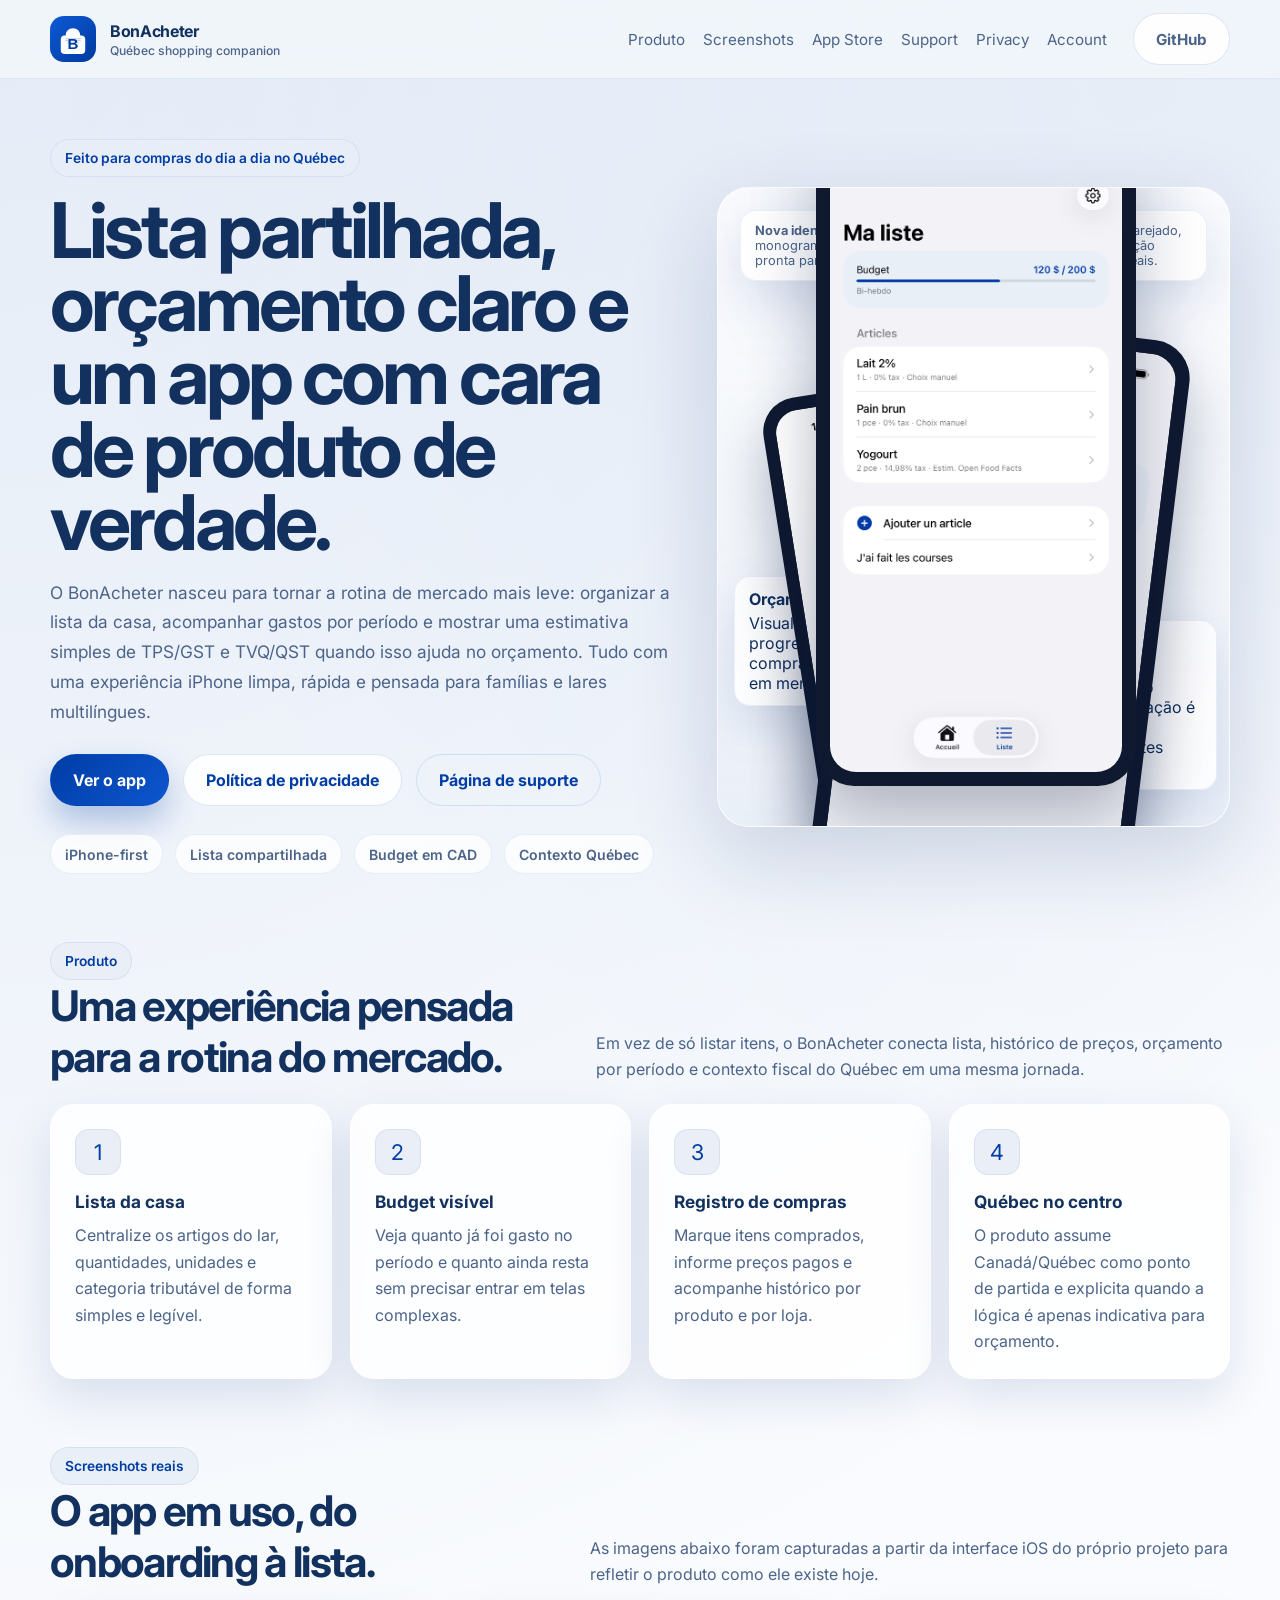
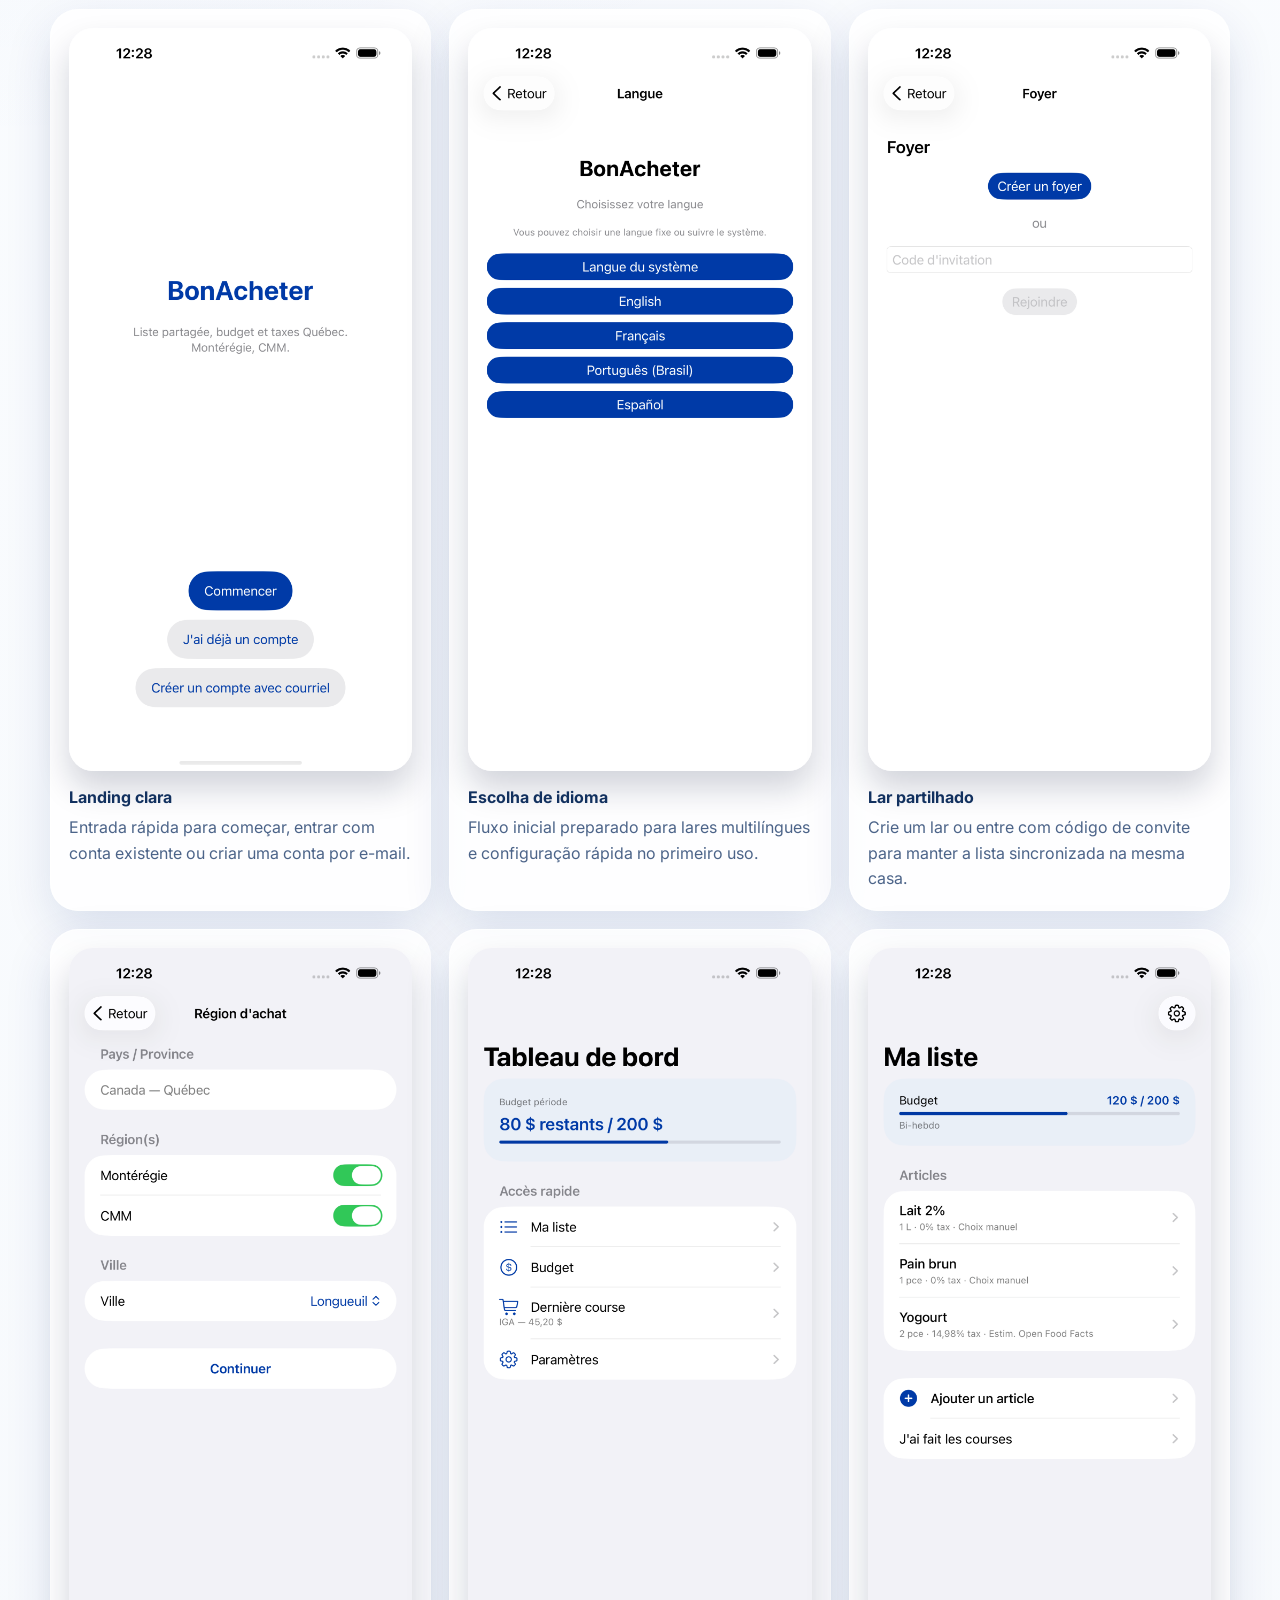
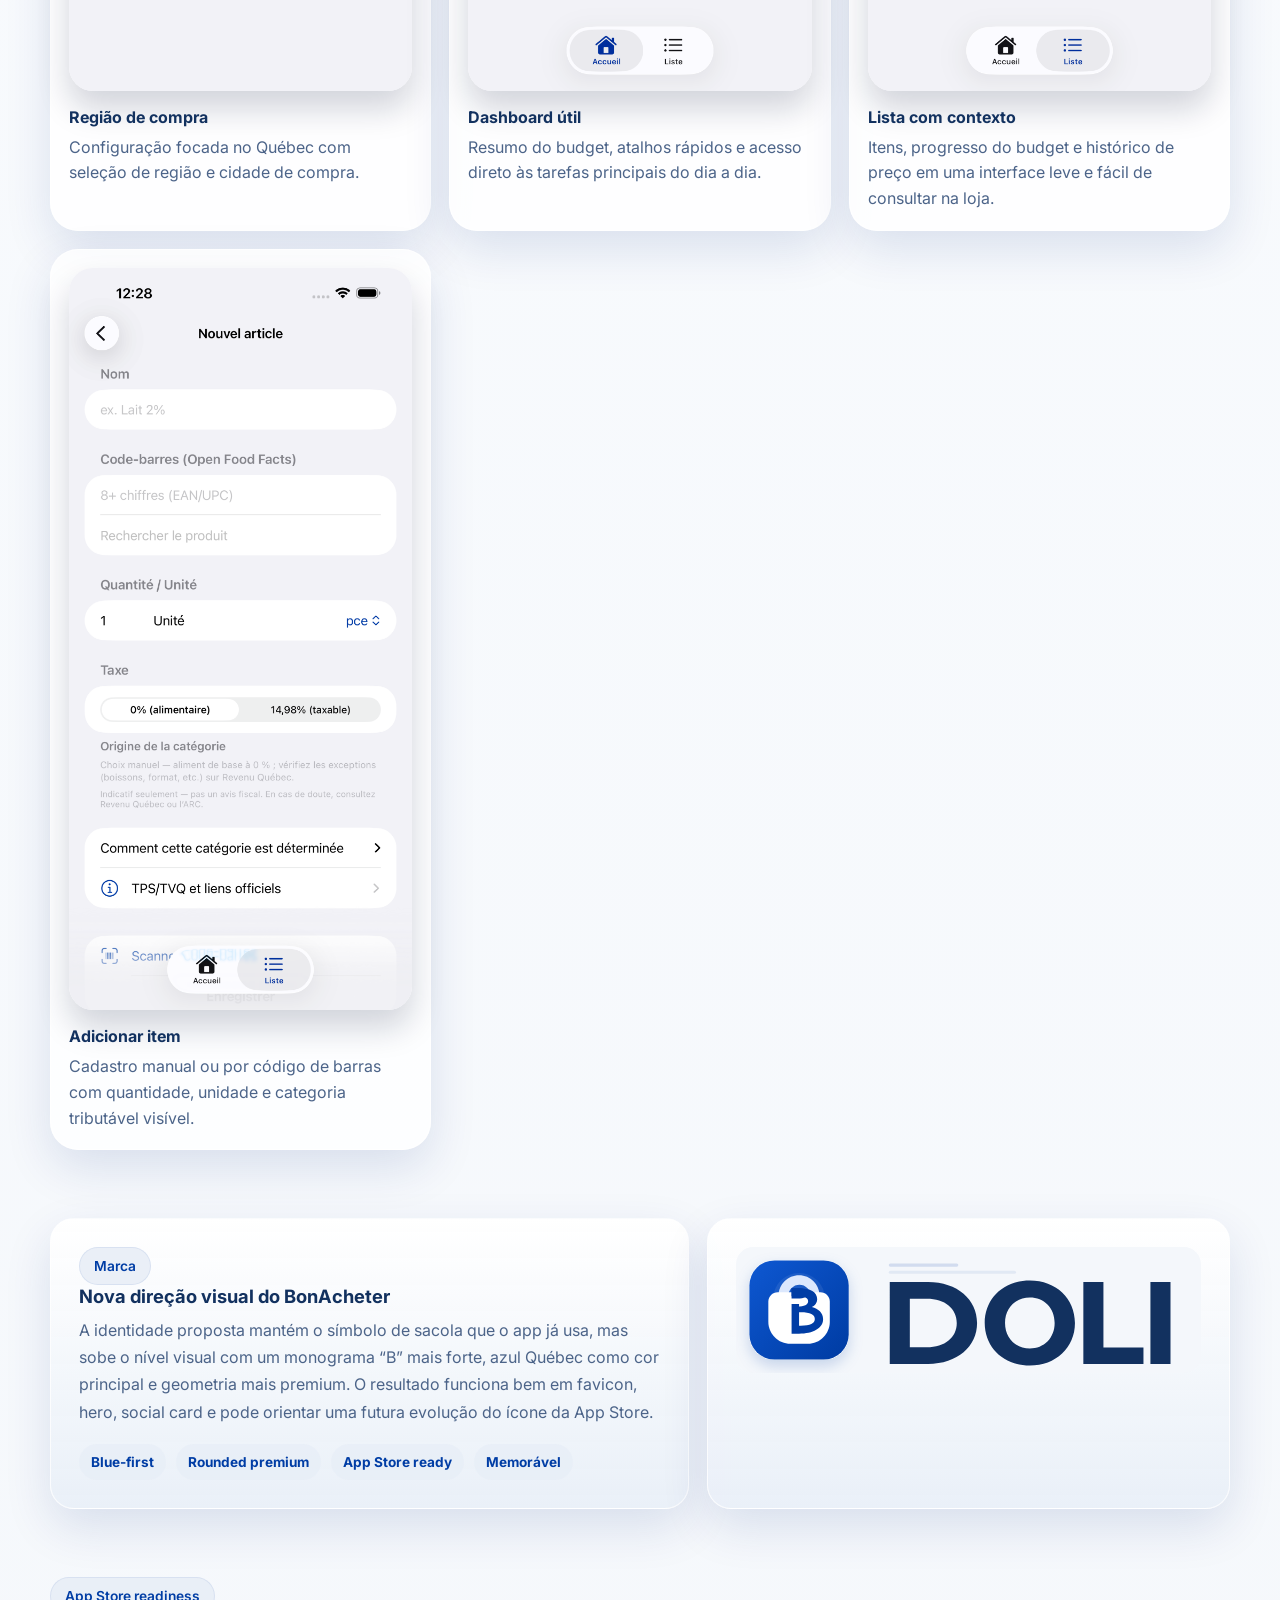
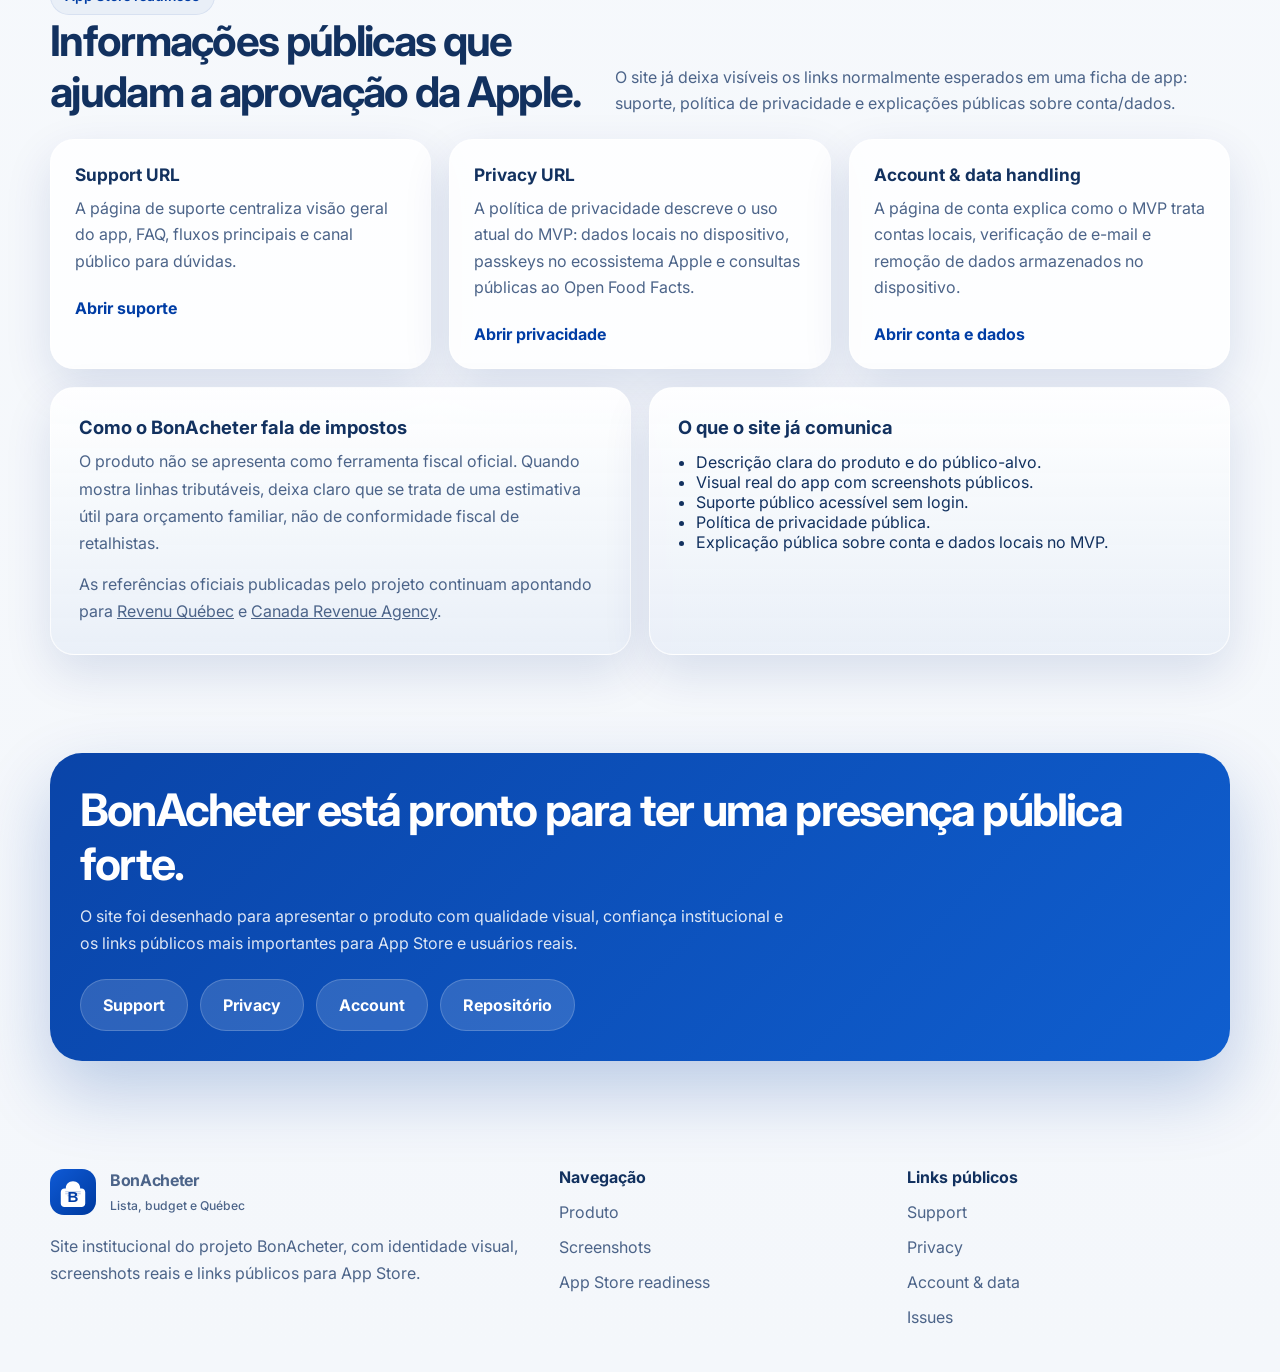
<file: docs/index.html>
<!DOCTYPE html>
<html lang="pt-BR">
<head>
  <meta charset="utf-8">
  <meta name="viewport" content="width=device-width, initial-scale=1">
  <title>BonAcheter | Lista de compras, orçamento e Québec</title>
  <meta name="description" content="BonAcheter ajuda famílias a organizar listas, acompanhar orçamento e entender estimativas de impostos no Québec com uma experiência iPhone elegante e clara.">
  <meta property="og:title" content="BonAcheter">
  <meta property="og:description" content="Lista partilhada, orçamento e estimativas de impostos do Québec numa experiência iPhone premium.">
  <meta property="og:type" content="website">
  <meta property="og:image" content="assets/brand/bonacheter-mark.svg">
  <link rel="preconnect" href="https://fonts.googleapis.com">
  <link rel="preconnect" href="https://fonts.gstatic.com" crossorigin>
  <link href="https://fonts.googleapis.com/css2?family=Inter:wght@400;500;600;700;800&family=DM+Sans:wght@500;700&display=swap" rel="stylesheet">
  <link rel="icon" href="assets/brand/bonacheter-mark.svg" type="image/svg+xml">
  <link rel="stylesheet" href="styles.css">
</head>
<body>
  <header class="site-header">
    <div class="site-header__inner">
      <a class="brand" href="#top" aria-label="BonAcheter">
        <img class="brand__mark" src="assets/brand/bonacheter-mark.svg" alt="Logo do BonAcheter">
        <span class="brand__text">
          <span class="brand__title">BonAcheter</span>
          <span class="brand__tag">Québec shopping companion</span>
        </span>
      </a>
      <nav class="nav-links" aria-label="Principal">
        <a href="#produto">Produto</a>
        <a href="#screenshots">Screenshots</a>
        <a href="#apple">App Store</a>
        <a href="support.html">Support</a>
        <a href="privacy.html">Privacy</a>
        <a href="account.html">Account</a>
        <a class="button button--secondary" href="https://github.com/gilberto00/bonacheter" target="_blank" rel="noopener noreferrer">GitHub</a>
      </nav>
    </div>
  </header>

  <main id="top">
    <section class="hero">
      <div class="page-shell hero__grid">
        <div>
          <span class="eyebrow">Feito para compras do dia a dia no Québec</span>
          <h1>Lista partilhada, orçamento claro e um app com cara de produto de verdade.</h1>
          <p class="lead">
            O BonAcheter nasceu para tornar a rotina de mercado mais leve: organizar a lista da casa,
            acompanhar gastos por período e mostrar uma estimativa simples de TPS/GST e TVQ/QST quando isso ajuda no orçamento.
            Tudo com uma experiência iPhone limpa, rápida e pensada para famílias e lares multilíngues.
          </p>
          <div class="hero__actions">
            <a class="button button--primary" href="#screenshots">Ver o app</a>
            <a class="button button--secondary" href="privacy.html">Política de privacidade</a>
            <a class="button button--ghost" href="support.html">Página de suporte</a>
          </div>
          <div class="trust-strip" aria-label="Pontos principais">
            <span class="chip">iPhone-first</span>
            <span class="chip">Lista compartilhada</span>
            <span class="chip">Budget em CAD</span>
            <span class="chip">Contexto Québec</span>
          </div>
        </div>

        <div class="hero-card" aria-hidden="true">
          <div class="hero-card__badge">
            <div class="mini-card">
              <strong>Nova identidade</strong>
              Sacola + monograma “B” em azul Québec, pronta para site e App Store.
            </div>
            <div class="mini-card">
              <strong>UX moderna</strong>
              Layout arejado, foco visual e navegação orientada a tarefas reais.
            </div>
          </div>

          <div class="phone-stack">
            <figure class="phone-frame phone-frame--side">
              <img src="assets/screenshots/01-landing.png" alt="Tela inicial do BonAcheter">
            </figure>
            <figure class="phone-frame phone-frame--back">
              <img src="assets/screenshots/05-dashboard.png" alt="Tela de dashboard do BonAcheter">
            </figure>
            <figure class="phone-frame phone-frame--front">
              <img src="assets/screenshots/06-list.png" alt="Tela de lista do BonAcheter">
            </figure>
          </div>

          <div class="mini-card floating-note">
            <strong>Orçamento sem fricção</strong>
            Visualize saldo, progresso e última compra sem se perder em menus.
          </div>

          <div class="mini-card floating-stat">
            <strong>Impostos com contexto</strong>
            O app deixa claro quando a informação é uma estimativa e aponta para fontes oficiais.
          </div>
        </div>
      </div>
    </section>

    <section id="produto">
      <div class="page-shell">
        <div class="section-head">
          <div>
            <span class="eyebrow">Produto</span>
            <h2>Uma experiência pensada para a rotina do mercado.</h2>
          </div>
          <p>
            Em vez de só listar itens, o BonAcheter conecta lista, histórico de preços,
            orçamento por período e contexto fiscal do Québec em uma mesma jornada.
          </p>
        </div>

        <div class="grid-4">
          <article class="card">
            <div class="feature-icon">1</div>
            <h3>Lista da casa</h3>
            <p>Centralize os artigos do lar, quantidades, unidades e categoria tributável de forma simples e legível.</p>
          </article>
          <article class="card">
            <div class="feature-icon">2</div>
            <h3>Budget visível</h3>
            <p>Veja quanto já foi gasto no período e quanto ainda resta sem precisar entrar em telas complexas.</p>
          </article>
          <article class="card">
            <div class="feature-icon">3</div>
            <h3>Registro de compras</h3>
            <p>Marque itens comprados, informe preços pagos e acompanhe histórico por produto e por loja.</p>
          </article>
          <article class="card">
            <div class="feature-icon">4</div>
            <h3>Québec no centro</h3>
            <p>O produto assume Canadá/Québec como ponto de partida e explicita quando a lógica é apenas indicativa para orçamento.</p>
          </article>
        </div>
      </div>
    </section>

    <section id="screenshots">
      <div class="page-shell">
        <div class="section-head">
          <div>
            <span class="eyebrow">Screenshots reais</span>
            <h2>O app em uso, do onboarding à lista.</h2>
          </div>
          <p>
            As imagens abaixo foram capturadas a partir da interface iOS do próprio projeto para refletir o produto como ele existe hoje.
          </p>
        </div>

        <div class="showcase-grid">
          <article class="showcase-card">
            <img src="assets/screenshots/01-landing.png" alt="Tela inicial">
            <h3>Landing clara</h3>
            <p>Entrada rápida para começar, entrar com conta existente ou criar uma conta por e-mail.</p>
          </article>
          <article class="showcase-card">
            <img src="assets/screenshots/02-language.png" alt="Escolha de idioma">
            <h3>Escolha de idioma</h3>
            <p>Fluxo inicial preparado para lares multilíngues e configuração rápida no primeiro uso.</p>
          </article>
          <article class="showcase-card">
            <img src="assets/screenshots/03-household.png" alt="Criar ou entrar num lar">
            <h3>Lar partilhado</h3>
            <p>Crie um lar ou entre com código de convite para manter a lista sincronizada na mesma casa.</p>
          </article>
          <article class="showcase-card">
            <img src="assets/screenshots/04-region.png" alt="Configuração de região">
            <h3>Região de compra</h3>
            <p>Configuração focada no Québec com seleção de região e cidade de compra.</p>
          </article>
          <article class="showcase-card">
            <img src="assets/screenshots/05-dashboard.png" alt="Dashboard do app">
            <h3>Dashboard útil</h3>
            <p>Resumo do budget, atalhos rápidos e acesso direto às tarefas principais do dia a dia.</p>
          </article>
          <article class="showcase-card">
            <img src="assets/screenshots/06-list.png" alt="Lista principal">
            <h3>Lista com contexto</h3>
            <p>Itens, progresso do budget e histórico de preço em uma interface leve e fácil de consultar na loja.</p>
          </article>
          <article class="showcase-card">
            <img src="assets/screenshots/07-add-item.png" alt="Adicionar novo item">
            <h3>Adicionar item</h3>
            <p>Cadastro manual ou por código de barras com quantidade, unidade e categoria tributável visível.</p>
          </article>
        </div>
      </div>
    </section>

    <section>
      <div class="page-shell split-callout">
        <article class="info-panel">
          <span class="eyebrow">Marca</span>
          <h3>Nova direção visual do BonAcheter</h3>
          <p>
            A identidade proposta mantém o símbolo de sacola que o app já usa, mas sobe o nível visual com um monograma “B”
            mais forte, azul Québec como cor principal e geometria mais premium. O resultado funciona bem em favicon,
            hero, social card e pode orientar uma futura evolução do ícone da App Store.
          </p>
          <div class="badge-row">
            <span>Blue-first</span>
            <span>Rounded premium</span>
            <span>App Store ready</span>
            <span>Memorável</span>
          </div>
        </article>

        <article class="info-panel">
          <img src="assets/brand/bonacheter-lockup.svg" alt="Logo horizontal BonAcheter">
        </article>
      </div>
    </section>

    <section id="apple">
      <div class="page-shell">
        <div class="section-head">
          <div>
            <span class="eyebrow">App Store readiness</span>
            <h2>Informações públicas que ajudam a aprovação da Apple.</h2>
          </div>
          <p>
            O site já deixa visíveis os links normalmente esperados em uma ficha de app: suporte,
            política de privacidade e explicações públicas sobre conta/dados.
          </p>
        </div>

        <div class="grid-3">
          <article class="card">
            <h3>Support URL</h3>
            <p>
              A página de suporte centraliza visão geral do app, FAQ, fluxos principais e canal público para dúvidas.
            </p>
            <div class="inline-links">
              <a href="support.html">Abrir suporte</a>
            </div>
          </article>

          <article class="card">
            <h3>Privacy URL</h3>
            <p>
              A política de privacidade descreve o uso atual do MVP: dados locais no dispositivo,
              passkeys no ecossistema Apple e consultas públicas ao Open Food Facts.
            </p>
            <div class="inline-links">
              <a href="privacy.html">Abrir privacidade</a>
            </div>
          </article>

          <article class="card">
            <h3>Account & data handling</h3>
            <p>
              A página de conta explica como o MVP trata contas locais, verificação de e-mail e remoção de dados armazenados no dispositivo.
            </p>
            <div class="inline-links">
              <a href="account.html">Abrir conta e dados</a>
            </div>
          </article>
        </div>

        <div class="grid-2" style="margin-top:18px;">
          <article class="info-panel">
            <h3>Como o BonAcheter fala de impostos</h3>
            <p>
              O produto não se apresenta como ferramenta fiscal oficial. Quando mostra linhas tributáveis,
              deixa claro que se trata de uma estimativa útil para orçamento familiar, não de conformidade fiscal de retalhistas.
            </p>
            <p>
              As referências oficiais publicadas pelo projeto continuam apontando para
              <a href="https://www.revenuquebec.ca/en/businesses/consumption-taxes/gsthst-and-qst/collecting-gst-and-qst/calculating-the-taxes/" target="_blank" rel="noopener noreferrer">Revenu Québec</a>
              e
              <a href="https://www.canada.ca/en/revenue-agency/services/tax/businesses/topics/gst-hst-businesses.html" target="_blank" rel="noopener noreferrer">Canada Revenue Agency</a>.
            </p>
          </article>

          <article class="info-panel">
            <h3>O que o site já comunica</h3>
            <ul>
              <li>Descrição clara do produto e do público-alvo.</li>
              <li>Visual real do app com screenshots públicos.</li>
              <li>Suporte público acessível sem login.</li>
              <li>Política de privacidade pública.</li>
              <li>Explicação pública sobre conta e dados locais no MVP.</li>
            </ul>
          </article>
        </div>
      </div>
    </section>

    <section class="page-shell">
      <div class="footer-cta">
        <h2>BonAcheter está pronto para ter uma presença pública forte.</h2>
        <p>
          O site foi desenhado para apresentar o produto com qualidade visual, confiança institucional e os links públicos
          mais importantes para App Store e usuários reais.
        </p>
        <div class="footer-cta__actions">
          <a class="button button--secondary" href="support.html">Support</a>
          <a class="button button--secondary" href="privacy.html">Privacy</a>
          <a class="button button--secondary" href="account.html">Account</a>
          <a class="button button--ghost" href="https://github.com/gilberto00/bonacheter" target="_blank" rel="noopener noreferrer">Repositório</a>
        </div>
      </div>
    </section>
  </main>

  <footer class="site-footer">
    <div class="page-shell site-footer__grid">
      <div>
        <a class="brand" href="#top">
          <img class="brand__mark" src="assets/brand/bonacheter-mark.svg" alt="Logo BonAcheter">
          <span class="brand__text">
            <span class="brand__title">BonAcheter</span>
            <span class="brand__tag">Lista, budget e Québec</span>
          </span>
        </a>
        <p style="margin-top:14px;">
          Site institucional do projeto BonAcheter, com identidade visual, screenshots reais e links públicos para App Store.
        </p>
      </div>

      <div>
        <h4>Navegação</h4>
        <ul>
          <li><a href="#produto">Produto</a></li>
          <li><a href="#screenshots">Screenshots</a></li>
          <li><a href="#apple">App Store readiness</a></li>
        </ul>
      </div>

      <div>
        <h4>Links públicos</h4>
        <ul>
          <li><a href="support.html">Support</a></li>
          <li><a href="privacy.html">Privacy</a></li>
          <li><a href="account.html">Account & data</a></li>
          <li><a href="https://github.com/gilberto00/bonacheter/issues" target="_blank" rel="noopener noreferrer">Issues</a></li>
        </ul>
      </div>
    </div>
  </footer>
</body>
</html>
</file>
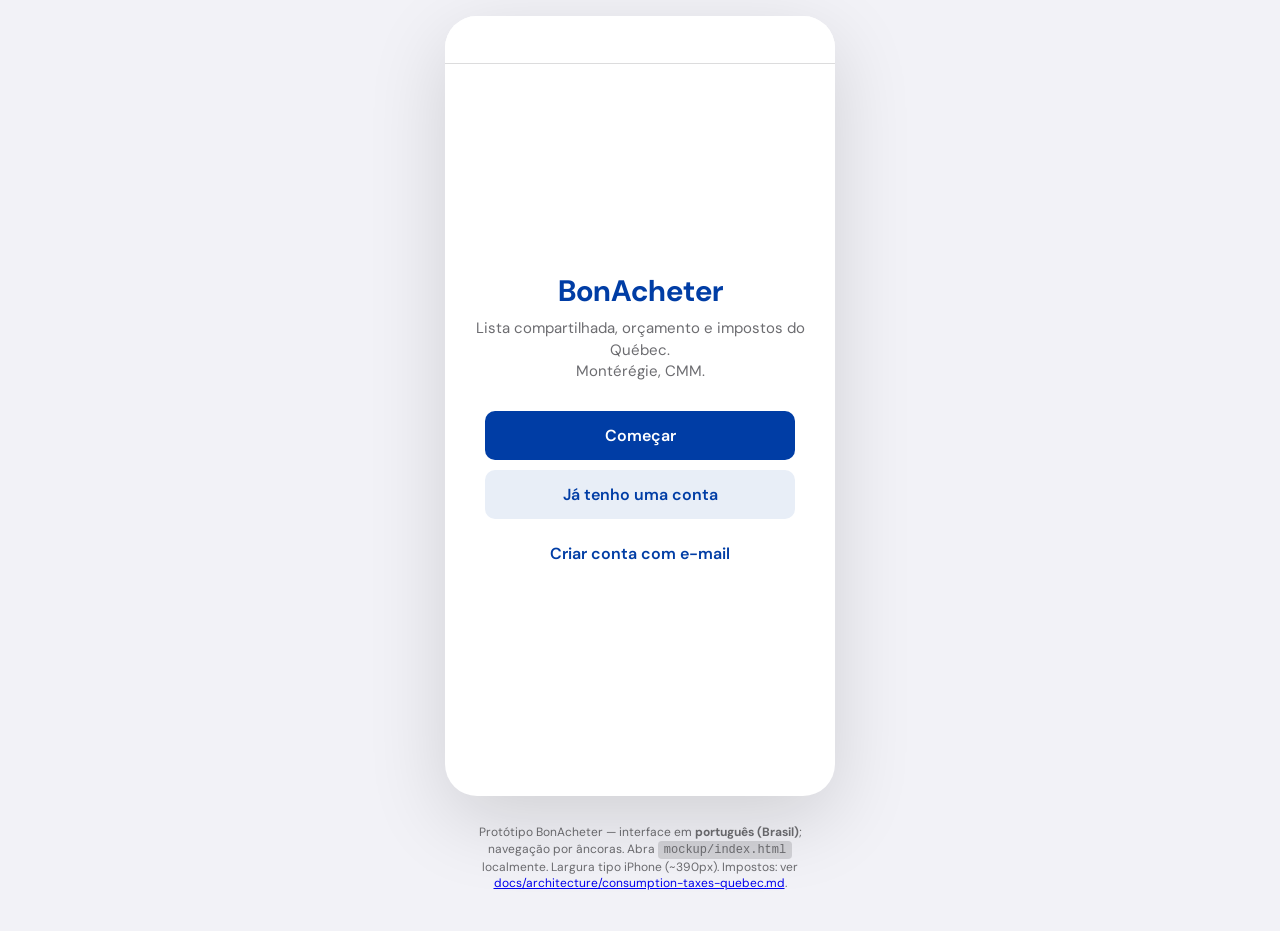
<file: mockup/index.html>
<!DOCTYPE html>
<html lang="pt-BR">
<head>
  <meta charset="UTF-8">
  <meta name="viewport" content="width=device-width, initial-scale=1, viewport-fit=cover">
  <title>BonAcheter — Protótipo</title>
  <link rel="preconnect" href="https://fonts.googleapis.com">
  <link rel="preconnect" href="https://fonts.gstatic.com" crossorigin>
  <link href="https://fonts.googleapis.com/css2?family=DM+Sans:ital,opsz,wght@0,9..40,400;0,9..40,500;0,9..40,600;0,9..40,700&display=swap" rel="stylesheet">
  <link rel="stylesheet" href="styles.css">
</head>
<body>
  <div class="phone">
    <div class="status-bar" aria-hidden="true"></div>

    <div class="stage">
      <div id="screen-landing" class="screen active">
        <div class="screen-body screen-body--center">
          <h1 class="logo">BonAcheter</h1>
          <p class="subtitle">Lista compartilhada, orçamento e impostos do Québec.<br>Montérégie, CMM.</p>
          <a href="#screen-lang" class="btn btn-primary block">Começar</a>
          <a href="#screen-dashboard" class="btn btn-secondary block">Já tenho uma conta</a>
          <a href="#screen-signup" class="btn btn-ghost block">Criar conta com e-mail</a>
        </div>
      </div>

      <div id="screen-signup" class="screen">
        <header class="header">
          <a href="#screen-landing" class="back" aria-label="Voltar">←</a>
          <h2>Conta</h2>
        </header>
        <div class="screen-body">
          <p class="muted">Protótipo: telas de login com passkey / e-mail estão no app iOS.</p>
          <label class="field-label" for="signup-email">E-mail</label>
          <input id="signup-email" type="email" class="input" placeholder="voce@exemplo.ca" autocomplete="off">
          <a href="#screen-lang" class="btn btn-primary block">Continuar (mock)</a>
        </div>
      </div>

      <div id="screen-lang" class="screen">
        <div class="screen-body screen-body--center">
          <h1 class="logo">BonAcheter</h1>
          <p class="subtitle">Escolha seu idioma</p>
          <p class="hint">Você pode fixar um idioma ou seguir o sistema (app iOS).</p>
          <a href="#screen-household" class="btn btn-primary block">Português</a>
          <a href="#screen-household" class="btn btn-secondary block">English</a>
        </div>
      </div>

      <div id="screen-household" class="screen">
        <header class="header">
          <a href="#screen-lang" class="back" aria-label="Voltar">←</a>
          <h2>Lar</h2>
        </header>
        <div class="screen-body">
          <a href="#screen-region" class="btn btn-primary block">Criar um lar</a>
          <p class="or">ou</p>
          <label class="field-label" for="invite-code">Código de convite</label>
          <input id="invite-code" type="text" class="input" placeholder="Código de convite" autocomplete="off">
          <a href="#screen-region" class="btn btn-secondary block">Entrar</a>
        </div>
      </div>

      <div id="screen-region" class="screen">
        <header class="header">
          <a href="#screen-household" class="back" aria-label="Voltar">←</a>
          <h2>Região de compra</h2>
        </header>
        <div class="screen-body">
          <label class="field-label">País / província</label>
          <p class="muted" style="margin-top:0">Canadá — Québec</p>
          <label class="field-label">Região(ões)</label>
          <label class="checkbox-line"><input type="checkbox" checked> Montérégie</label>
          <label class="checkbox-line"><input type="checkbox" checked> CMM</label>
          <label class="field-label" for="city">Cidade</label>
          <select id="city" class="input">
            <option>Longueuil</option>
            <option>Saint-Jean-sur-Richelieu</option>
            <option>Montréal</option>
          </select>
          <a href="#screen-dashboard" class="btn btn-primary block">Continuar</a>
        </div>
      </div>

      <div id="screen-dashboard" class="screen">
        <header class="header">
          <h2>Painel</h2>
        </header>
        <div class="screen-body screen-body--flush">
          <div class="hero-budget">
            <p class="label">Orçamento do período</p>
            <p class="amount">80 $ <span>restantes / 200 $</span></p>
            <div class="progress"><div class="progress-fill" style="width:60%"></div></div>
          </div>
          <p class="section-title">Acesso rápido</p>
          <div class="card card--flush">
            <a href="#screen-list" class="card-row">
              <span class="row-icon" aria-hidden="true">☰</span>
              <span class="row-text">Minha lista</span>
              <span class="chevron">›</span>
            </a>
            <a href="#screen-budget" class="card-row">
              <span class="row-icon" aria-hidden="true">$</span>
              <span class="row-text">Orçamento</span>
              <span class="chevron">›</span>
            </a>
            <a href="#screen-record" class="card-row">
              <span class="row-icon" aria-hidden="true">🛒</span>
              <span class="row-text">Última compra</span>
              <span class="chevron">›</span>
              <span class="row-meta" style="flex-basis:100%;margin-left:40px;margin-top:-4px">IGA — 45,20 $</span>
            </a>
            <a href="#screen-settings" class="card-row">
              <span class="row-icon" aria-hidden="true">⚙</span>
              <span class="row-text">Ajustes</span>
              <span class="chevron">›</span>
            </a>
          </div>
        </div>
      </div>

      <div id="screen-list" class="screen">
        <header class="header">
          <h2>Minha lista</h2>
          <a href="#screen-dashboard" class="icon-link icon-link--home" aria-label="Início">⌂</a>
          <a href="#screen-settings" class="icon-link" aria-label="Ajustes">⚙</a>
        </header>
        <div class="screen-body screen-body--flush" style="padding-top:0">
          <div class="list-budget-strip" id="list-budget-strip" role="button" tabindex="0">
            <div class="row-top">
              <span>Orçamento</span>
              <strong>120 $ / 200 $</strong>
            </div>
            <div class="progress"><div class="progress-fill" style="width:60%"></div></div>
            <p class="period">Quinzenal</p>
          </div>
          <p class="section-title">Itens</p>
          <div class="card card--flush">
            <div class="item-block">
              <a href="#screen-item-lait">
                <div class="title">Leite 2%</div>
                <div class="sub">1 L · 0% imposto
Código de barras 3017620422003</div>
                <span class="tax-source tax-source--off">Escolha manual</span>
              </a>
            </div>
            <div class="item-block">
              <a href="#screen-item-pain">
                <div class="title">Pão integral</div>
                <div class="sub">1 un. · 0% imposto</div>
                <span class="tax-source tax-source--off">Escolha manual</span>
              </a>
            </div>
            <div class="item-block">
              <a href="#screen-item-yogourt">
                <div class="title">Iogurte</div>
                <div class="sub">2 un. · 14,98% imposto</div>
                <div class="stats">Méd. 4,45 $ · mín. 3,99 $ · máx. 4,99 $</div>
                <span class="tax-source">Estim. Open Food Facts — categorias do produto</span>
              </a>
            </div>
          </div>
          <p class="section-title">Ações</p>
          <div class="card card--flush">
            <a href="#screen-add-item" class="card-row">
              <span class="row-icon" aria-hidden="true">＋</span>
              <span class="row-text">Adicionar item</span>
              <span class="chevron">›</span>
            </a>
            <a href="#screen-record" class="card-row">
              <span class="row-text">Fiz as compras</span>
              <span class="chevron">›</span>
            </a>
          </div>
        </div>
      </div>

      <div id="screen-item-lait" class="screen">
        <header class="header">
          <a href="#screen-list" class="back" aria-label="Voltar">←</a>
          <h2>Leite 2%</h2>
        </header>
        <div class="screen-body screen-body--flush">
          <p class="section-title">Resumo</p>
          <p class="muted" style="padding:12px 16px;margin:0">Nenhuma compra registrada para este item.</p>
        </div>
      </div>

      <div id="screen-item-pain" class="screen">
        <header class="header">
          <a href="#screen-list" class="back" aria-label="Voltar">←</a>
          <h2>Pão integral</h2>
        </header>
        <div class="screen-body screen-body--flush">
          <p class="section-title">Resumo</p>
          <p class="muted" style="padding:12px 16px;margin:0">Nenhuma compra registrada para este item.</p>
        </div>
      </div>

      <div id="screen-item-yogourt" class="screen">
        <header class="header">
          <a href="#screen-list" class="back" aria-label="Voltar">←</a>
          <h2>Iogurte</h2>
        </header>
        <div class="screen-body screen-body--flush">
          <p class="section-title">Resumo</p>
          <div class="card card--flush">
            <div class="history-stat"><span>Média</span><span>4,45 $</span></div>
            <div class="history-stat"><span>Mais barato</span><span>3,99 $</span></div>
            <div class="history-stat"><span>Mais caro</span><span>4,99 $</span></div>
            <div class="history-stat"><span>Compras</span><span>5</span></div>
          </div>
          <p class="section-title">Histórico</p>
          <div class="card card--flush">
            <div class="history-entry">
              <div class="line1"><span>28 de março de 2026</span><span class="price">4,99 $</span></div>
              <div class="store">IGA</div>
            </div>
            <div class="history-entry">
              <div class="line1"><span>15 de março de 2026</span><span class="price">4,29 $</span></div>
              <div class="store">Maxi</div>
            </div>
          </div>
        </div>
      </div>

      <div id="screen-add-item" class="screen">
        <header class="header">
          <a href="#screen-list" class="back" aria-label="Voltar">←</a>
          <h2>Novo item</h2>
        </header>
        <div class="screen-body screen-body--flush" style="padding-top:8px">
          <label class="field-label" for="item-name">Nome</label>
          <input id="item-name" type="text" class="input" placeholder="ex. Leite 2%">
          <label class="field-label" for="barcode-off">Código de barras (Open Food Facts)</label>
          <input id="barcode-off" type="text" class="input" placeholder="8+ dígitos (EAN/UPC)" inputmode="numeric">
          <button type="button" class="btn btn-secondary btn-sm">Buscar produto</button>
          <label class="field-label">Quantidade / unidade</label>
          <div class="row-inputs">
            <input type="number" class="input input--narrow" value="1" aria-label="Quantidade">
            <select class="input" aria-label="Unidade">
              <option>un.</option>
              <option>L</option>
              <option>kg</option>
            </select>
          </div>
          <label class="field-label">Imposto · categoria</label>
          <div class="seg" id="tax-seg" role="group" aria-label="Categoria de imposto">
            <button type="button" class="active" data-tax="zero">0% (alimentação básica)</button>
            <button type="button" data-tax="taxable">14,98% (tributado)</button>
          </div>
          <div class="info-callout" id="tax-source-callout">
            <strong>Origem da categoria</strong>
            <span id="tax-source-text">Escolha manual — você pode alterar após a leitura ou conforme o rótulo na loja.</span>
          </div>
          <p class="disclaimer">Apenas indicativo — este protótipo não substitui orientação fiscal. Em dúvida, consulte Revenu Québec ou a ARC.</p>
          <details class="tax-details tax-details--inline">
            <summary>Como essa categoria é definida</summary>
            <div class="detail-body">
              <p style="margin:0 0 8px"><strong>Fontes possíveis:</strong></p>
              <ul style="margin:0;padding-left:1.25rem">
                <li><strong>Sua escolha</strong> no controle acima;</li>
                <li><strong>Open Food Facts</strong> após scan ou busca (heurística nas categorias do produto);</li>
                <li><strong>Valor padrão</strong> do app quando não há outra fonte.</li>
              </ul>
              <p style="margin:10px 0 0;font-size:0.75rem">Documentação: <a href="../docs/architecture/consumption-taxes-quebec.md" target="_blank" rel="noopener">consumption-taxes-quebec.md</a>. O app guarda o booleano <code>isTaxable</code>, não o detalhe legal por artigo.</p>
            </div>
          </details>
          <p class="link-inline"><a href="#screen-tax-info">ℹ️ GST/QST (TPS/TVQ) e links oficiais</a></p>
          <a href="#screen-scanner" class="btn btn-outline block">Ler código de barras</a>
          <a href="#screen-list" class="btn btn-primary block">Salvar</a>
        </div>
      </div>

      <div id="screen-tax-info" class="screen">
        <header class="header">
          <a href="#screen-add-item" class="back" aria-label="Voltar">←</a>
          <h2>Fontes dos impostos (Québec)</h2>
        </header>
        <div class="screen-body">
          <div class="info-callout">
            <strong>1. Taxa combinada exibida (14,98&nbsp;% neste protótipo)</strong>
            Em linhas « tributáveis », o app iOS aplica um fator único arredondado (ver <code>RecordPurchaseView</code>, coeficiente <code>0.1498</code>) para estimar o orçamento. Na prática, GST/TPS (5&nbsp;%) e QST/TVQ (9,975&nbsp;%) seguem as regras oficiais no caixa; o detalhe aqui é <strong>só indicativo</strong>. Leia também <a href="../docs/architecture/consumption-taxes-quebec.md" target="_blank" rel="noopener">docs/architecture/consumption-taxes-quebec.md</a>.
          </div>
          <div class="info-callout">
            <strong>2. Origem da categoria (0&nbsp;% vs tributável)</strong>
            Pode vir da <strong>sua escolha</strong>, de uma <strong>sugestão Open Food Facts</strong> (categorias do produto, heurística em <code>OpenFoodFactsClient</code>) ou de um padrão do app. Isso não é certificação fiscal por código de barras.
          </div>
          <p class="field-label" style="margin-top:12px">3. Referências oficiais</p>
          <div class="card">
            <a href="https://www.revenuquebec.ca/en/businesses/consumption-taxes/gsthst-and-qst/collecting-gst-and-qst/calculating-the-taxes/" class="card-row" target="_blank" rel="noopener noreferrer">
              <span class="row-text">Revenu Québec — cálculo dos impostos</span>
              <span class="chevron">›</span>
            </a>
            <a href="https://www.revenuquebec.ca/en/businesses/consumption-taxes/gsthst-and-qst/special-cases-gsthst-and-qst/food-services-sector-applying-the-gst-and-qst/grocery-and-convenience-stores/" class="card-row" target="_blank" rel="noopener noreferrer">
              <span class="row-text">Mercearias (GST e QST)</span>
              <span class="chevron">›</span>
            </a>
            <a href="https://www.canada.ca/en/revenue-agency/services/tax/businesses/topics/gst-hst-businesses.html" class="card-row" target="_blank" rel="noopener noreferrer">
              <span class="row-text">ARC — GST/HST (empresas)</span>
              <span class="chevron">›</span>
            </a>
          </div>
          <p class="disclaimer" style="margin-top:16px">BonAcheter é para estimativa de orçamento familiar, não conformidade fiscal de lojistas.</p>
          <a href="#screen-add-item" class="btn btn-primary block">Voltar</a>
        </div>
      </div>

      <div id="screen-scanner" class="screen">
        <header class="header">
          <a href="#screen-add-item" class="back" aria-label="Voltar">←</a>
          <h2>Leitor</h2>
        </header>
        <div class="scanner-stage">
          <p class="scanner-hint">Vista da câmera — código de barras / QR</p>
          <a href="#screen-add-item-scanned" class="btn btn-primary">Simular leitura bem-sucedida</a>
        </div>
      </div>

      <div id="screen-add-item-scanned" class="screen">
        <header class="header">
          <a href="#screen-list" class="back" aria-label="Voltar">←</a>
          <h2>Novo item</h2>
        </header>
        <div class="screen-body screen-body--flush" style="padding-top:8px">
          <label class="field-label">Nome</label>
          <input type="text" class="input" value="Barra de cereal orgânica" readonly>
          <label class="field-label">Código de barras (Open Food Facts)</label>
          <input type="text" class="input" value="3274080005003" readonly>
          <label class="field-label">Quantidade / unidade</label>
          <div class="row-inputs">
            <input type="number" class="input input--narrow" value="1">
            <select class="input"><option>un.</option></select>
          </div>
          <label class="field-label">Imposto · categoria</label>
          <div class="seg">
            <button type="button">0% (alimentação básica)</button>
            <button type="button" class="active">14,98% (tributado)</button>
          </div>
          <div class="info-callout">
            <strong>Origem da categoria</strong>
            Estimativa Open Food Facts — categorias do produto (heurística Québec, MVP).
          </div>
          <p class="disclaimer">Confira sempre o rótulo ou o recibo: a categoria pode estar errada.</p>
          <p class="link-inline"><a href="#screen-tax-info">ℹ️ GST/QST e fontes oficiais</a></p>
          <a href="#screen-list" class="btn btn-primary block">Salvar</a>
        </div>
      </div>

      <div id="screen-budget" class="screen">
        <header class="header">
          <a href="#screen-dashboard" class="back" aria-label="Voltar">←</a>
          <h2>Orçamento</h2>
        </header>
        <div class="screen-body">
          <label class="field-label">Período</label>
          <div class="seg" id="budget-period-seg">
            <button type="button" class="active">Quinzenal</button>
            <button type="button">Mensal</button>
          </div>
          <label class="field-label" for="budget-amt">Valor (CAD)</label>
          <input id="budget-amt" type="number" class="input" value="200">
          <p class="muted">Saldo atual: 80 $ restantes</p>
          <a href="#screen-dashboard" class="btn btn-primary block">Salvar</a>
        </div>
      </div>

      <div id="screen-record" class="screen">
        <header class="header">
          <a href="#screen-list" class="back" aria-label="Voltar">←</a>
          <h2>Registrar compra</h2>
        </header>
        <div class="screen-body screen-body--flush" style="padding-top:8px">
          <label class="field-label" for="store-name">Loja</label>
          <input id="store-name" type="text" class="input" placeholder="ex. IGA, Maxi">
          <p class="section-title">Itens comprados</p>
          <div class="card card--flush purchase-list">
            <label class="check-line">
              <input type="checkbox">
              <span class="name">Leite 2%</span>
              <input type="text" class="price-input" placeholder="0.00" inputmode="decimal">
            </label>
            <label class="check-line">
              <input type="checkbox">
              <span class="name">Pão integral</span>
              <input type="text" class="price-input" placeholder="0.00" inputmode="decimal">
            </label>
            <label class="check-line">
              <input type="checkbox" checked>
              <span class="name">Iogurte</span>
              <input type="text" class="price-input" value="4.99" inputmode="decimal">
            </label>
          </div>
          <details class="tax-details">
            <summary>Detalhe dos impostos (GST/QST) — fonte: estimativa de orçamento</summary>
            <div class="detail-body">
              <p style="margin:0 0 8px"><strong>Indicativo:</strong> subtotal das linhas marcadas como tributáveis na lista (aqui só o iogurte a 4,99&nbsp;$), com a <strong>mesma simplificação do app</strong> (arredondamentos):</p>
              <div class="detail-row"><span>GST/TPS 5&nbsp;% (sobre base tributável)</span><span>0,25&nbsp;$</span></div>
              <div class="detail-row"><span>QST/TVQ 9,975&nbsp;% (ilustrativo na mesma base pré-TPS)</span><span>0,50&nbsp;$</span></div>
              <div class="detail-row" style="font-weight:600;color:var(--text)"><span>Impostos (total do protótipo)</span><span>0,75&nbsp;$</span></div>
              <p style="font-size:0.75rem;margin:10px 0 0;opacity:0.9">No caixa, a TVQ segue as regras do Revenu Québec (em geral sobre o valor já com TPS). Alimentos básicos isentos: 0&nbsp;% em ambos nos casos previstos — por isso a <a href="#screen-tax-info">fonte da categoria</a> por item importa.</p>
            </div>
          </details>
          <div class="totals">
            <div class="totals-row"><span>Subtotal</span><span>4,99 $</span></div>
            <div class="totals-row"><span>Impostos</span><span>0,75 $</span></div>
            <div class="totals-row total"><span>Total</span><span>5,74 $</span></div>
          </div>
          <p class="section-title">Resumo</p>
          <a href="#screen-dashboard" class="btn btn-primary block">Salvar compra</a>
        </div>
      </div>

      <div id="screen-settings" class="screen">
        <header class="header">
          <a href="#screen-dashboard" class="back" aria-label="Voltar">←</a>
          <h2>Ajustes</h2>
        </header>
        <div class="screen-body screen-body--flush">
          <p class="section-title">Conta</p>
          <div class="card card--flush">
            <div class="toggle-row">
              <div>
                <div class="t-label">Conectado</div>
                <div class="t-sub">voce@exemplo.ca (wireframe)</div>
              </div>
            </div>
            <a href="#" class="card-row" style="color:var(--primary)"><span class="row-text">Adicionar chave de acesso</span><span class="chevron">›</span></a>
          </div>
          <p class="section-title">Região(ões) de compra</p>
          <p class="muted" style="margin-top:0;padding:0 16px">Montérégie, CMM — Longueuil</p>
          <p class="section-title">Idioma</p>
          <div class="card card--flush">
            <label class="card-row" style="cursor:default">
              <span class="row-text">Exibição</span>
              <select class="input" style="width:auto;flex:1;max-width:11rem;margin:0" aria-label="Idioma">
                <option>Português (Brasil)</option>
                <option>English</option>
                <option>Français</option>
                <option>Español</option>
                <option>Idioma do sistema</option>
              </select>
            </label>
          </div>
          <p class="section-title">Unidades de medida</p>
          <div class="card card--flush">
            <label class="card-row" style="cursor:default">
              <span class="row-text">Sistema</span>
              <select class="input" style="width:auto;flex:1;max-width:12rem;margin:0">
                <option>Brasil e Canadá (métrico)</option>
                <option>Estados Unidos (US)</option>
              </select>
            </label>
          </div>
          <p class="footer-text">O métrico (L, kg, g, ml) combina com rótulos comuns no Brasil e no Canadá.</p>
          <p class="section-title">Lar</p>
          <div class="card card--flush">
            <div class="card-row" style="cursor:default">
              <span class="row-text">Código de convite</span>
              <span class="mono">BAC-7F2-Q9</span>
            </div>
            <a href="#" class="card-row"><span class="row-text">Copiar código</span></a>
            <a href="#" class="card-row"><span class="row-text">Compartilhar convite</span></a>
          </div>
          <p class="footer-text">O mesmo código em cada aparelho sincronizará quando o servidor estiver ativo (veja a doc).</p>
          <p class="section-title">Comunidade</p>
          <div class="card card--flush">
            <div class="toggle-row">
              <div>
                <div class="t-label">Compartilhar preços (comunidade)</div>
                <div class="t-sub">Contribuir com médias anônimas quando a API estiver disponível.</div>
              </div>
              <button type="button" class="toggle" id="toggle-community" aria-pressed="false" aria-label="Compartilhar preços"></button>
            </div>
          </div>
          <p class="section-title">Referências fiscais (Québec)</p>
          <p class="footer-text" style="margin-top:0">Links oficiais para checar produtos isentos vs tributáveis — o protótipo não aplica essas regras em tempo real. Documentação do projeto: <a href="../docs/architecture/consumption-taxes-quebec.md" target="_blank" rel="noopener">consumption-taxes-quebec.md</a>.</p>
          <div class="card card--flush">
            <a href="https://www.revenuquebec.ca" class="card-row" target="_blank" rel="noopener noreferrer">
              <span class="row-text">Revenu Québec — início</span>
              <span class="chevron">›</span>
            </a>
            <a href="https://www.revenuquebec.ca/fr/citoyens/taxes/biens-et-services-taxables-detaxes-ou-exoneres/tps-et-tvq/alimentation-produits-taxables-detaxes-ou-exoneres/" class="card-row" target="_blank" rel="noopener noreferrer">
              <span class="row-text">Alimentação — tributados ou isentos</span>
              <span class="chevron">›</span>
            </a>
            <a href="https://www.canada.ca/fr/agence-revenu.html" class="card-row" target="_blank" rel="noopener noreferrer">
              <span class="row-text">Agência da Receita do Canadá</span>
              <span class="chevron">›</span>
            </a>
          </div>
          <a href="#screen-landing" class="btn btn-secondary block" style="margin-top:20px">Sair</a>
        </div>
      </div>
    </div>

    <nav class="tab-bar tab-bar--hidden" id="tab-bar" aria-label="Navegação principal">
      <a href="#screen-dashboard" class="tab" id="tab-dashboard">
        <span class="tab-icon" aria-hidden="true">⌂</span>
        Início
      </a>
      <a href="#screen-list" class="tab" id="tab-list">
        <span class="tab-icon" aria-hidden="true">☰</span>
        Lista
      </a>
    </nav>
  </div>

  <p class="prototype-note">Protótipo BonAcheter — interface em <strong>português (Brasil)</strong>; navegação por âncoras. Abra <code>mockup/index.html</code> localmente. Largura tipo iPhone (~390px). Impostos: ver <a href="../docs/architecture/consumption-taxes-quebec.md">docs/architecture/consumption-taxes-quebec.md</a>.</p>

  <script>
(function () {
  var tabBar = document.getElementById("tab-bar");
  var tabDashboard = document.getElementById("tab-dashboard");
  var tabList = document.getElementById("tab-list");
  var mainTabIds = { "screen-dashboard": true, "screen-list": true };

  function showScreen(id) {
    document.querySelectorAll(".screen").forEach(function (s) {
      s.classList.toggle("active", s.id === id);
    });
    if (tabBar) {
      var isMain = !!mainTabIds[id];
      tabBar.classList.toggle("tab-bar--hidden", !isMain);
      if (tabDashboard) tabDashboard.classList.toggle("active", id === "screen-dashboard");
      if (tabList) tabList.classList.toggle("active", id === "screen-list");
    }
  }

  function onHash() {
    var raw = window.location.hash.slice(1);
    var id = raw.split("&")[0];
    if (!id || !document.getElementById(id)) id = "screen-landing";
    showScreen(id);
  }

  window.addEventListener("hashchange", onHash);
  onHash();

  var listStrip = document.getElementById("list-budget-strip");
  if (listStrip) {
    listStrip.addEventListener("click", function () {
      window.location.hash = "#screen-budget";
    });
    listStrip.addEventListener("keydown", function (e) {
      if (e.key === "Enter" || e.key === " ") {
        e.preventDefault();
        window.location.hash = "#screen-budget";
      }
    });
  }

  var taxSeg = document.getElementById("tax-seg");
  var taxSourceText = document.getElementById("tax-source-text");
  if (taxSeg && taxSourceText) {
    taxSeg.querySelectorAll("button").forEach(function (btn) {
      btn.addEventListener("click", function () {
        taxSeg.querySelectorAll("button").forEach(function (b) { b.classList.remove("active"); });
        btn.classList.add("active");
        var mode = btn.getAttribute("data-tax");
        if (mode === "taxable") {
          taxSourceText.textContent =
            "Escolha manual — linha tributável: GST+QST simplificados a 14,98 % no app (veja a tela de fontes).";
        } else {
          taxSourceText.textContent =
            "Escolha manual — alimento básico indicativo a 0 %; confira exceções (bebidas, formato etc.) no Revenu Québec.";
        }
      });
    });
  }

  var budSeg = document.getElementById("budget-period-seg");
  if (budSeg) {
    budSeg.querySelectorAll("button").forEach(function (btn) {
      btn.addEventListener("click", function () {
        budSeg.querySelectorAll("button").forEach(function (b) { b.classList.remove("active"); });
        btn.classList.add("active");
      });
    });
  }

  var commToggle = document.getElementById("toggle-community");
  if (commToggle) {
    commToggle.addEventListener("click", function () {
      var on = commToggle.classList.toggle("on");
      commToggle.setAttribute("aria-pressed", on ? "true" : "false");
    });
  }
})();
  </script>
</body>
</html>
</file>
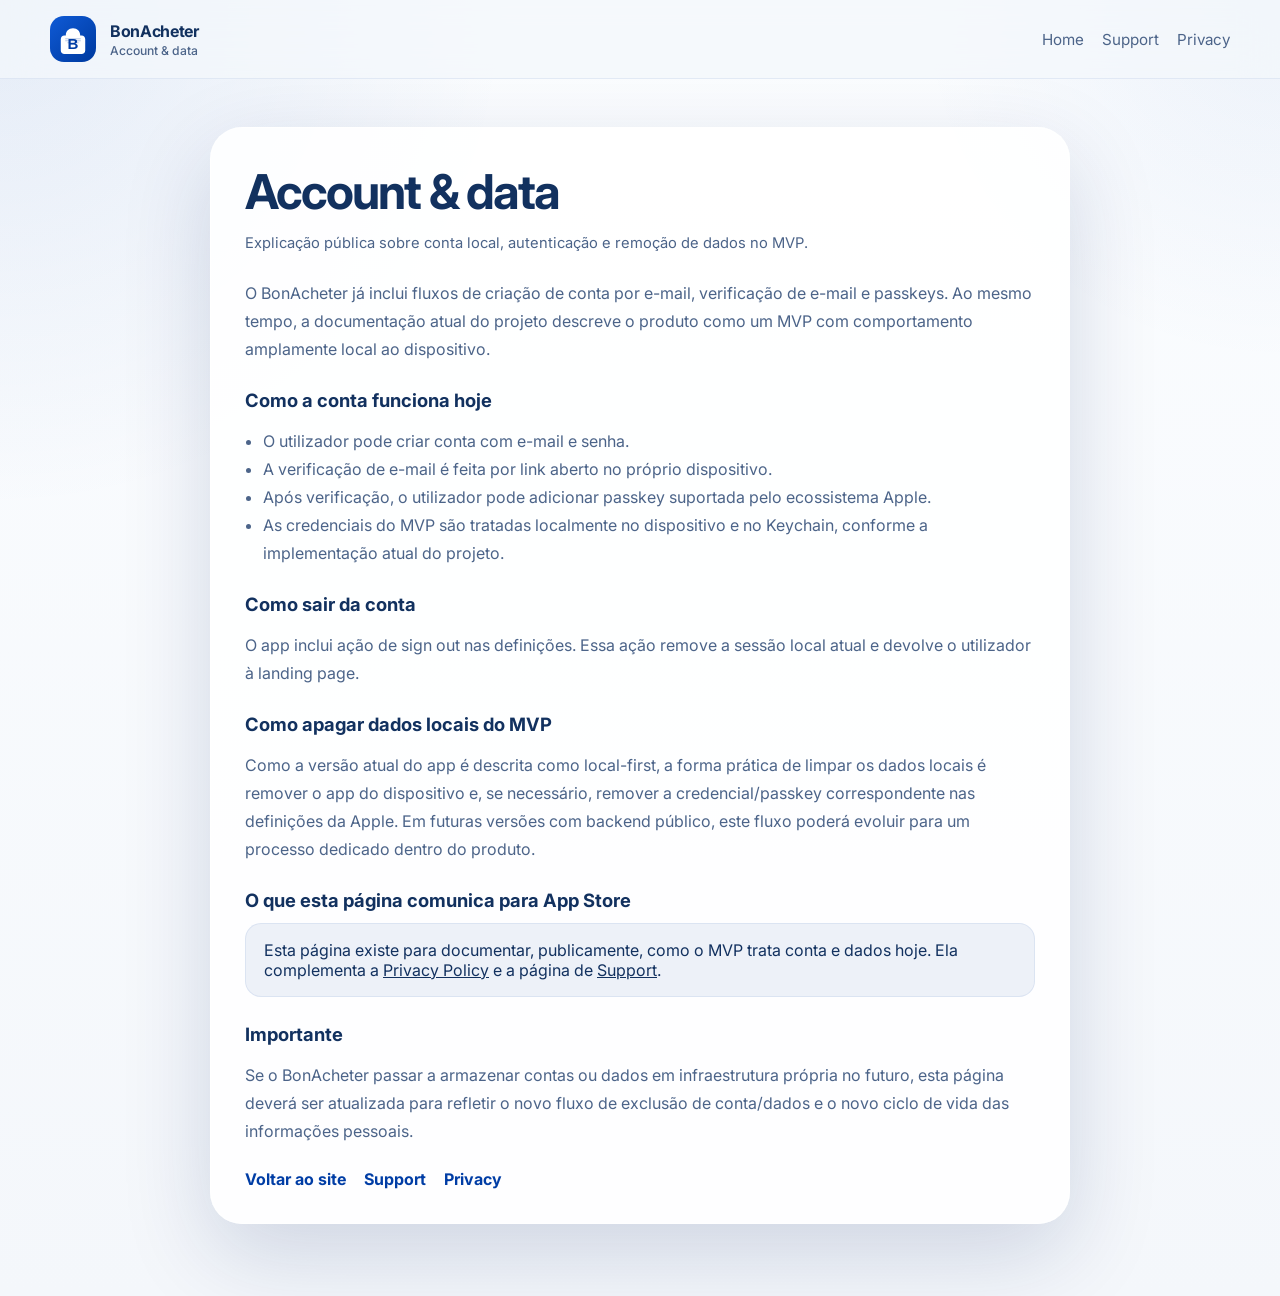
<file: docs/account.html>
<!DOCTYPE html>
<html lang="pt-BR">
<head>
  <meta charset="utf-8">
  <meta name="viewport" content="width=device-width, initial-scale=1">
  <title>Account & Data | BonAcheter</title>
  <meta name="description" content="Informações públicas sobre conta, autenticação e tratamento de dados locais no BonAcheter.">
  <link rel="preconnect" href="https://fonts.googleapis.com">
  <link rel="preconnect" href="https://fonts.gstatic.com" crossorigin>
  <link href="https://fonts.googleapis.com/css2?family=Inter:wght@400;500;600;700;800&display=swap" rel="stylesheet">
  <link rel="icon" href="assets/brand/bonacheter-mark.svg" type="image/svg+xml">
  <link rel="stylesheet" href="styles.css">
</head>
<body>
  <header class="site-header">
    <div class="site-header__inner">
      <a class="brand" href="index.html">
        <img class="brand__mark" src="assets/brand/bonacheter-mark.svg" alt="Logo BonAcheter">
        <span class="brand__text">
          <span class="brand__title">BonAcheter</span>
          <span class="brand__tag">Account & data</span>
        </span>
      </a>
      <nav class="nav-links">
        <a href="index.html">Home</a>
        <a href="support.html">Support</a>
        <a href="privacy.html">Privacy</a>
      </nav>
    </div>
  </header>

  <main class="legal-layout">
    <article class="legal-card">
      <h1>Account & data</h1>
      <p class="legal-meta">Explicação pública sobre conta local, autenticação e remoção de dados no MVP.</p>
      <p>
        O BonAcheter já inclui fluxos de criação de conta por e-mail, verificação de e-mail e passkeys. Ao mesmo tempo,
        a documentação atual do projeto descreve o produto como um MVP com comportamento amplamente local ao dispositivo.
      </p>

      <h2>Como a conta funciona hoje</h2>
      <ul>
        <li>O utilizador pode criar conta com e-mail e senha.</li>
        <li>A verificação de e-mail é feita por link aberto no próprio dispositivo.</li>
        <li>Após verificação, o utilizador pode adicionar passkey suportada pelo ecossistema Apple.</li>
        <li>As credenciais do MVP são tratadas localmente no dispositivo e no Keychain, conforme a implementação atual do projeto.</li>
      </ul>

      <h2>Como sair da conta</h2>
      <p>
        O app inclui ação de sign out nas definições. Essa ação remove a sessão local atual e devolve o utilizador à landing page.
      </p>

      <h2>Como apagar dados locais do MVP</h2>
      <p>
        Como a versão atual do app é descrita como local-first, a forma prática de limpar os dados locais é remover o app do dispositivo
        e, se necessário, remover a credencial/passkey correspondente nas definições da Apple. Em futuras versões com backend público,
        este fluxo poderá evoluir para um processo dedicado dentro do produto.
      </p>

      <h2>O que esta página comunica para App Store</h2>
      <div class="note">
        Esta página existe para documentar, publicamente, como o MVP trata conta e dados hoje. Ela complementa a
        <a href="privacy.html">Privacy Policy</a> e a página de <a href="support.html">Support</a>.
      </div>

      <h2>Importante</h2>
      <p>
        Se o BonAcheter passar a armazenar contas ou dados em infraestrutura própria no futuro, esta página deverá ser atualizada
        para refletir o novo fluxo de exclusão de conta/dados e o novo ciclo de vida das informações pessoais.
      </p>

      <div class="inline-links">
        <a href="index.html">Voltar ao site</a>
        <a href="support.html">Support</a>
        <a href="privacy.html">Privacy</a>
      </div>
    </article>
  </main>
</body>
</html>
</file>
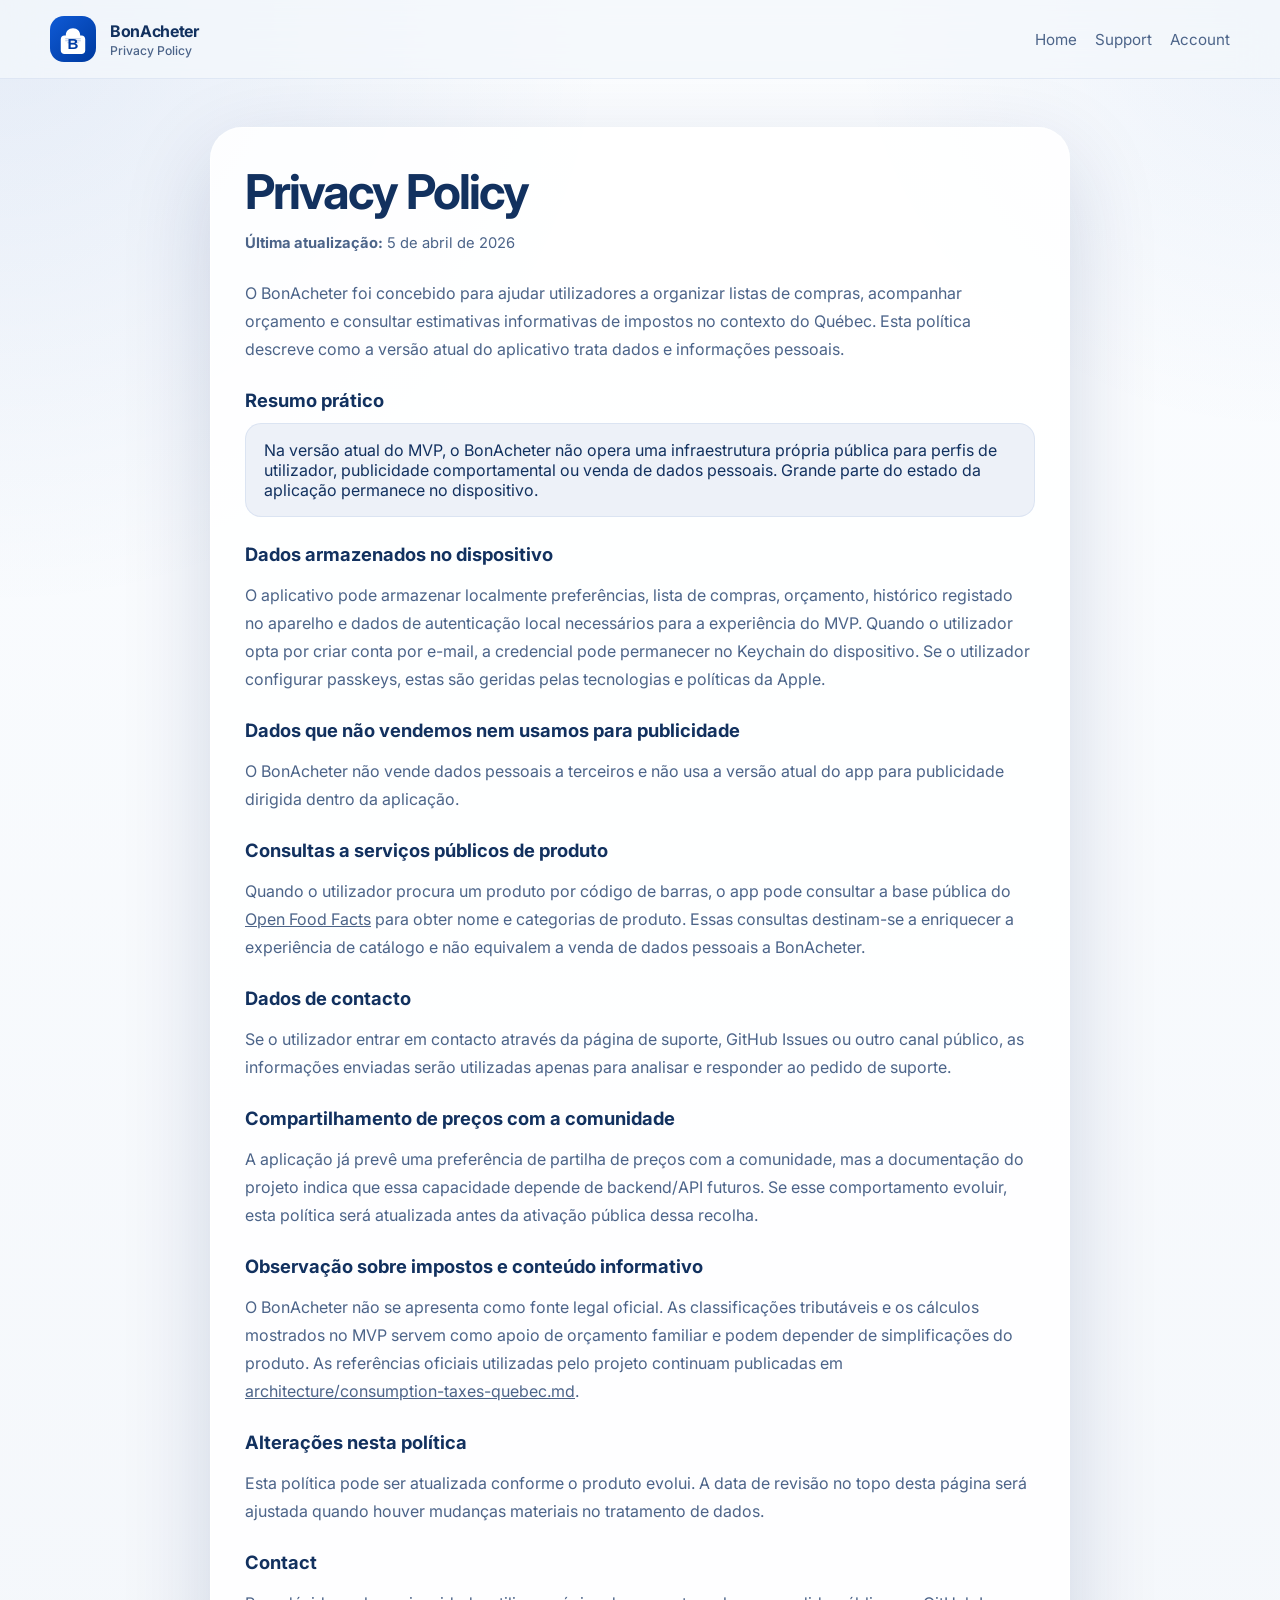
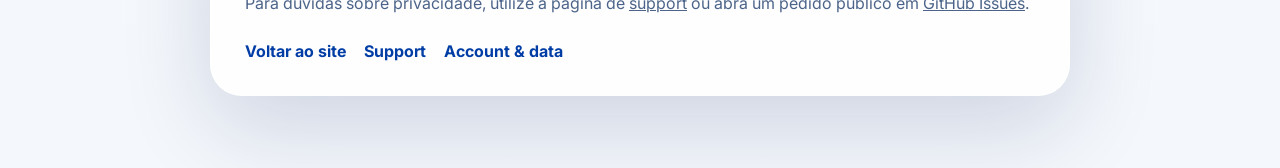
<file: docs/privacy.html>
<!DOCTYPE html>
<html lang="pt-BR">
<head>
  <meta charset="utf-8">
  <meta name="viewport" content="width=device-width, initial-scale=1">
  <title>Privacy Policy | BonAcheter</title>
  <meta name="description" content="Política de privacidade pública do BonAcheter para GitHub Pages e App Store.">
  <link rel="preconnect" href="https://fonts.googleapis.com">
  <link rel="preconnect" href="https://fonts.gstatic.com" crossorigin>
  <link href="https://fonts.googleapis.com/css2?family=Inter:wght@400;500;600;700;800&display=swap" rel="stylesheet">
  <link rel="icon" href="assets/brand/bonacheter-mark.svg" type="image/svg+xml">
  <link rel="stylesheet" href="styles.css">
</head>
<body>
  <header class="site-header">
    <div class="site-header__inner">
      <a class="brand" href="index.html">
        <img class="brand__mark" src="assets/brand/bonacheter-mark.svg" alt="Logo BonAcheter">
        <span class="brand__text">
          <span class="brand__title">BonAcheter</span>
          <span class="brand__tag">Privacy Policy</span>
        </span>
      </a>
      <nav class="nav-links">
        <a href="index.html">Home</a>
        <a href="support.html">Support</a>
        <a href="account.html">Account</a>
      </nav>
    </div>
  </header>

  <main class="legal-layout">
    <article class="legal-card">
      <h1>Privacy Policy</h1>
      <p class="legal-meta"><strong>Última atualização:</strong> 5 de abril de 2026</p>
      <p>
        O BonAcheter foi concebido para ajudar utilizadores a organizar listas de compras, acompanhar orçamento
        e consultar estimativas informativas de impostos no contexto do Québec. Esta política descreve como a
        versão atual do aplicativo trata dados e informações pessoais.
      </p>

      <h2>Resumo prático</h2>
      <div class="note">
        Na versão atual do MVP, o BonAcheter não opera uma infraestrutura própria pública para perfis de utilizador,
        publicidade comportamental ou venda de dados pessoais. Grande parte do estado da aplicação permanece no dispositivo.
      </div>

      <h2>Dados armazenados no dispositivo</h2>
      <p>
        O aplicativo pode armazenar localmente preferências, lista de compras, orçamento, histórico registado no aparelho
        e dados de autenticação local necessários para a experiência do MVP. Quando o utilizador opta por criar conta por e-mail,
        a credencial pode permanecer no Keychain do dispositivo. Se o utilizador configurar passkeys, estas são geridas pelas
        tecnologias e políticas da Apple.
      </p>

      <h2>Dados que não vendemos nem usamos para publicidade</h2>
      <p>
        O BonAcheter não vende dados pessoais a terceiros e não usa a versão atual do app para publicidade dirigida dentro da aplicação.
      </p>

      <h2>Consultas a serviços públicos de produto</h2>
      <p>
        Quando o utilizador procura um produto por código de barras, o app pode consultar a base pública do
        <a href="https://world.openfoodfacts.org" target="_blank" rel="noopener noreferrer">Open Food Facts</a>
        para obter nome e categorias de produto. Essas consultas destinam-se a enriquecer a experiência de catálogo
        e não equivalem a venda de dados pessoais a BonAcheter.
      </p>

      <h2>Dados de contacto</h2>
      <p>
        Se o utilizador entrar em contacto através da página de suporte, GitHub Issues ou outro canal público,
        as informações enviadas serão utilizadas apenas para analisar e responder ao pedido de suporte.
      </p>

      <h2>Compartilhamento de preços com a comunidade</h2>
      <p>
        A aplicação já prevê uma preferência de partilha de preços com a comunidade, mas a documentação do projeto indica
        que essa capacidade depende de backend/API futuros. Se esse comportamento evoluir, esta política será atualizada antes
        da ativação pública dessa recolha.
      </p>

      <h2>Observação sobre impostos e conteúdo informativo</h2>
      <p>
        O BonAcheter não se apresenta como fonte legal oficial. As classificações tributáveis e os cálculos mostrados no MVP
        servem como apoio de orçamento familiar e podem depender de simplificações do produto. As referências oficiais utilizadas
        pelo projeto continuam publicadas em
        <a href="architecture/consumption-taxes-quebec.md">architecture/consumption-taxes-quebec.md</a>.
      </p>

      <h2>Alterações nesta política</h2>
      <p>
        Esta política pode ser atualizada conforme o produto evolui. A data de revisão no topo desta página será ajustada quando
        houver mudanças materiais no tratamento de dados.
      </p>

      <h2>Contact</h2>
      <p>
        Para dúvidas sobre privacidade, utilize a página de <a href="support.html">support</a> ou abra um pedido público em
        <a href="https://github.com/gilberto00/bonacheter/issues" target="_blank" rel="noopener noreferrer">GitHub Issues</a>.
      </p>

      <div class="inline-links">
        <a href="index.html">Voltar ao site</a>
        <a href="support.html">Support</a>
        <a href="account.html">Account & data</a>
      </div>
    </article>
  </main>
</body>
</html>
</file>
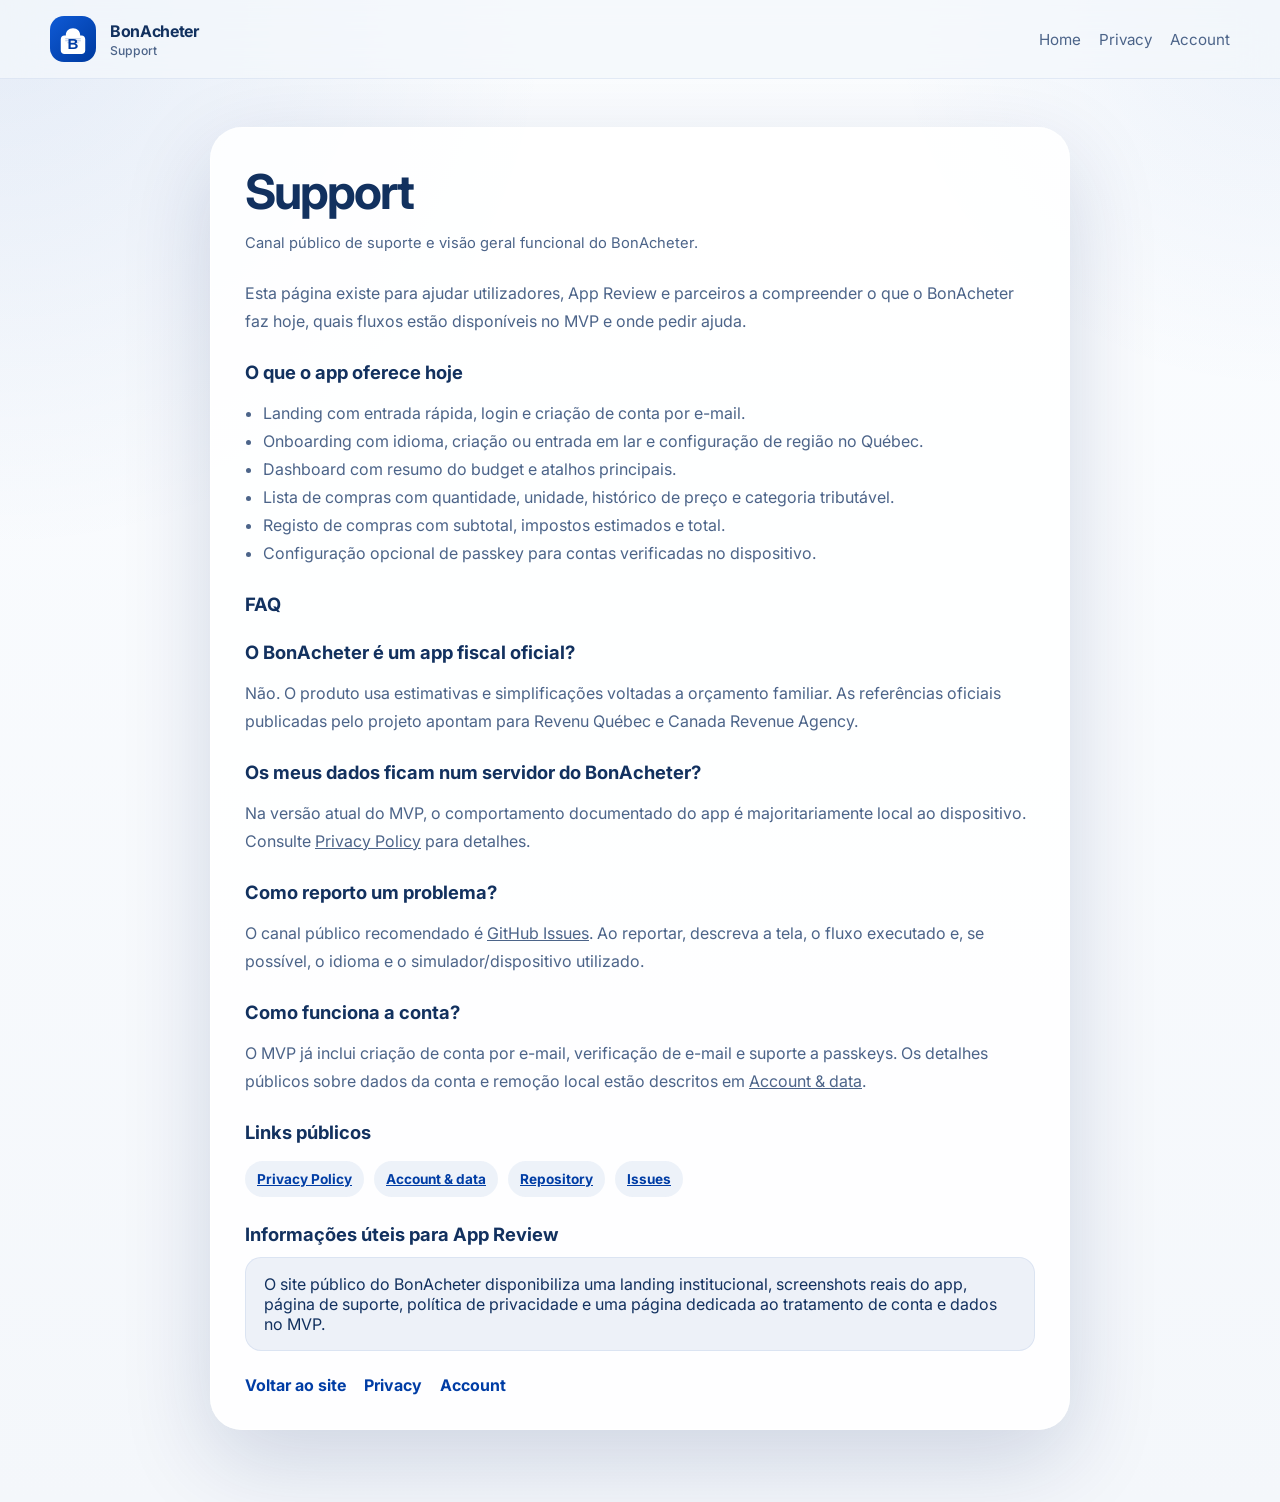
<file: docs/support.html>
<!DOCTYPE html>
<html lang="pt-BR">
<head>
  <meta charset="utf-8">
  <meta name="viewport" content="width=device-width, initial-scale=1">
  <title>Support | BonAcheter</title>
  <meta name="description" content="Página pública de suporte do BonAcheter para App Store e GitHub Pages.">
  <link rel="preconnect" href="https://fonts.googleapis.com">
  <link rel="preconnect" href="https://fonts.gstatic.com" crossorigin>
  <link href="https://fonts.googleapis.com/css2?family=Inter:wght@400;500;600;700;800&display=swap" rel="stylesheet">
  <link rel="icon" href="assets/brand/bonacheter-mark.svg" type="image/svg+xml">
  <link rel="stylesheet" href="styles.css">
</head>
<body>
  <header class="site-header">
    <div class="site-header__inner">
      <a class="brand" href="index.html">
        <img class="brand__mark" src="assets/brand/bonacheter-mark.svg" alt="Logo BonAcheter">
        <span class="brand__text">
          <span class="brand__title">BonAcheter</span>
          <span class="brand__tag">Support</span>
        </span>
      </a>
      <nav class="nav-links">
        <a href="index.html">Home</a>
        <a href="privacy.html">Privacy</a>
        <a href="account.html">Account</a>
      </nav>
    </div>
  </header>

  <main class="legal-layout">
    <article class="legal-card">
      <h1>Support</h1>
      <p class="legal-meta">Canal público de suporte e visão geral funcional do BonAcheter.</p>
      <p>
        Esta página existe para ajudar utilizadores, App Review e parceiros a compreender o que o BonAcheter faz hoje,
        quais fluxos estão disponíveis no MVP e onde pedir ajuda.
      </p>

      <h2>O que o app oferece hoje</h2>
      <ul>
        <li>Landing com entrada rápida, login e criação de conta por e-mail.</li>
        <li>Onboarding com idioma, criação ou entrada em lar e configuração de região no Québec.</li>
        <li>Dashboard com resumo do budget e atalhos principais.</li>
        <li>Lista de compras com quantidade, unidade, histórico de preço e categoria tributável.</li>
        <li>Registo de compras com subtotal, impostos estimados e total.</li>
        <li>Configuração opcional de passkey para contas verificadas no dispositivo.</li>
      </ul>

      <h2>FAQ</h2>
      <h2>O BonAcheter é um app fiscal oficial?</h2>
      <p>
        Não. O produto usa estimativas e simplificações voltadas a orçamento familiar. As referências oficiais publicadas pelo projeto
        apontam para Revenu Québec e Canada Revenue Agency.
      </p>

      <h2>Os meus dados ficam num servidor do BonAcheter?</h2>
      <p>
        Na versão atual do MVP, o comportamento documentado do app é majoritariamente local ao dispositivo.
        Consulte <a href="privacy.html">Privacy Policy</a> para detalhes.
      </p>

      <h2>Como reporto um problema?</h2>
      <p>
        O canal público recomendado é
        <a href="https://github.com/gilberto00/bonacheter/issues" target="_blank" rel="noopener noreferrer">GitHub Issues</a>.
        Ao reportar, descreva a tela, o fluxo executado e, se possível, o idioma e o simulador/dispositivo utilizado.
      </p>

      <h2>Como funciona a conta?</h2>
      <p>
        O MVP já inclui criação de conta por e-mail, verificação de e-mail e suporte a passkeys. Os detalhes públicos sobre dados
        da conta e remoção local estão descritos em <a href="account.html">Account & data</a>.
      </p>

      <h2>Links públicos</h2>
      <div class="badge-row">
        <span><a href="privacy.html">Privacy Policy</a></span>
        <span><a href="account.html">Account & data</a></span>
        <span><a href="https://github.com/gilberto00/bonacheter" target="_blank" rel="noopener noreferrer">Repository</a></span>
        <span><a href="https://github.com/gilberto00/bonacheter/issues" target="_blank" rel="noopener noreferrer">Issues</a></span>
      </div>

      <h2>Informações úteis para App Review</h2>
      <div class="note">
        O site público do BonAcheter disponibiliza uma landing institucional, screenshots reais do app,
        página de suporte, política de privacidade e uma página dedicada ao tratamento de conta e dados no MVP.
      </div>

      <div class="inline-links">
        <a href="index.html">Voltar ao site</a>
        <a href="privacy.html">Privacy</a>
        <a href="account.html">Account</a>
      </div>
    </article>
  </main>
</body>
</html>
</file>
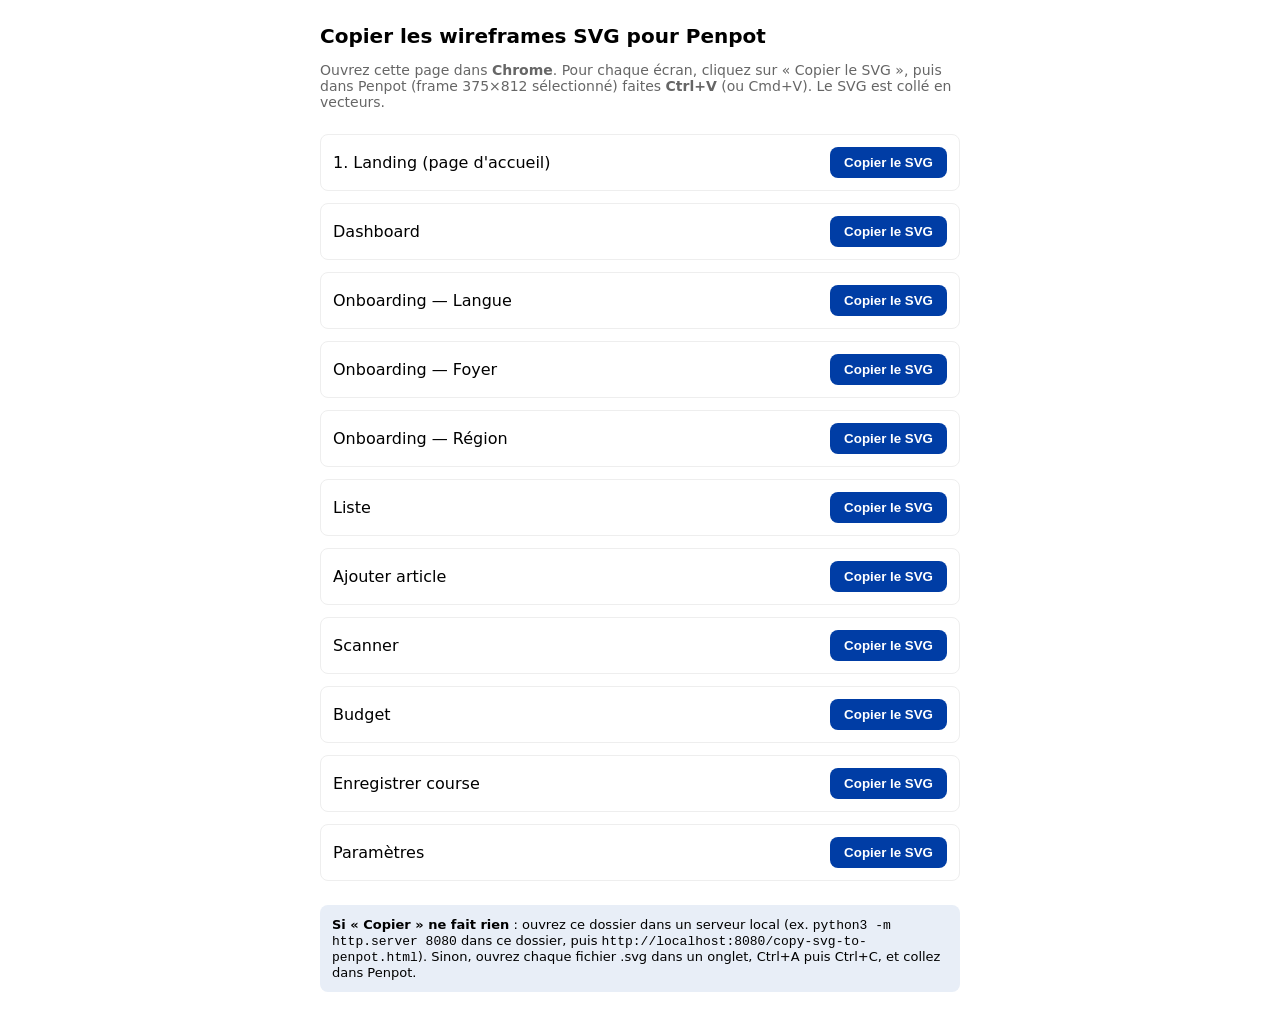
<file: design/wireframes/copy-svg-to-penpot.html>
<!DOCTYPE html>
<html lang="fr">
<head>
  <meta charset="UTF-8">
  <meta name="viewport" content="width=device-width, initial-scale=1">
  <title>Copier les SVG vers Penpot — BonAcheter</title>
  <style>
    body { font-family: system-ui, sans-serif; max-width: 640px; margin: 24px auto; padding: 0 16px; }
    h1 { font-size: 1.25rem; }
    p { color: #666; font-size: 0.875rem; margin-bottom: 24px; }
    .screen { display: flex; align-items: center; gap: 12px; margin-bottom: 12px; padding: 12px; border: 1px solid #eee; border-radius: 8px; }
    .screen label { flex: 1; font-weight: 500; }
    .screen button { padding: 8px 14px; background: #003da5; color: #fff; border: none; border-radius: 8px; font-weight: 600; cursor: pointer; }
    .screen button:hover { opacity: 0.9; }
    .screen button.copied { background: #333; }
    .note { margin-top: 24px; padding: 12px; background: #e8eef7; border-radius: 8px; font-size: 0.8125rem; }
  </style>
</head>
<body>
  <h1>Copier les wireframes SVG pour Penpot</h1>
  <p>Ouvrez cette page dans <strong>Chrome</strong>. Pour chaque écran, cliquez sur « Copier le SVG », puis dans Penpot (frame 375×812 sélectionné) faites <strong>Ctrl+V</strong> (ou Cmd+V). Le SVG est collé en vecteurs.</p>
  <div id="list"></div>
  <div class="note">
    <strong>Si « Copier » ne fait rien</strong> : ouvrez ce dossier dans un serveur local (ex. <code>python3 -m http.server 8080</code> dans ce dossier, puis <code>http://localhost:8080/copy-svg-to-penpot.html</code>). Sinon, ouvrez chaque fichier .svg dans un onglet, Ctrl+A puis Ctrl+C, et collez dans Penpot.
  </div>
  <script>
    var screens = [
      { file: '01-landing.svg', name: '1. Landing (page d\'accueil)' },
      { file: '02-dashboard.svg', name: 'Dashboard' },
      { file: '03-onboarding-langue.svg', name: 'Onboarding — Langue' },
      { file: '04-onboarding-foyer.svg', name: 'Onboarding — Foyer' },
      { file: '05-onboarding-region.svg', name: 'Onboarding — Région' },
      { file: '06-liste.svg', name: 'Liste' },
      { file: '07-ajouter-article.svg', name: 'Ajouter article' },
      { file: '08-scanner.svg', name: 'Scanner' },
      { file: '09-budget.svg', name: 'Budget' },
      { file: '10-enregistrer-course.svg', name: 'Enregistrer course' },
      { file: '11-parametres.svg', name: 'Paramètres' }
    ];
    var list = document.getElementById('list');
    screens.forEach(function (s) {
      var div = document.createElement('div');
      div.className = 'screen';
      div.innerHTML = '<label>' + s.name + '</label><button type="button" data-file="' + s.file + '">Copier le SVG</button>';
      list.appendChild(div);
    });
    list.addEventListener('click', function (e) {
      var btn = e.target.closest('button[data-file]');
      if (!btn) return;
      var file = btn.getAttribute('data-file');
      fetch(file)
        .then(function (r) { return r.text(); })
        .then(function (svgText) {
          return navigator.clipboard.writeText(svgText);
        })
        .then(function () {
          var old = btn.textContent;
          btn.textContent = 'Copié';
          btn.classList.add('copied');
          setTimeout(function () { btn.textContent = old; btn.classList.remove('copied'); }, 2000);
        })
        .catch(function (err) {
          alert('Impossible de charger \"' + file + '\". Ouvrez cette page via un serveur local (voir la note en bas) ou copiez le fichier .svg à la main.');
        });
    });
  </script>
</body>
</html>
</file>
<file: docs/styles.css>
:root {
  --bg: #f4f7fb;
  --surface: rgba(255, 255, 255, 0.82);
  --surface-strong: #ffffff;
  --surface-tint: #e8eef7;
  --line: rgba(0, 61, 165, 0.12);
  --line-strong: rgba(0, 61, 165, 0.2);
  --text: #12315f;
  --text-soft: #4c6489;
  --primary: #003da5;
  --primary-strong: #002f7d;
  --accent: #d8e4fb;
  --success: #0f7c59;
  --shadow-lg: 0 30px 90px rgba(0, 28, 92, 0.16);
  --shadow-md: 0 18px 48px rgba(0, 45, 120, 0.12);
  --radius-xl: 32px;
  --radius-lg: 24px;
  --radius-md: 18px;
  --radius-sm: 14px;
  --container: 1180px;
  --font: "Inter", "DM Sans", -apple-system, BlinkMacSystemFont, "Segoe UI", sans-serif;
}

*,
*::before,
*::after {
  box-sizing: border-box;
}

html {
  scroll-behavior: smooth;
}

body {
  margin: 0;
  font-family: var(--font);
  color: var(--text);
  background:
    radial-gradient(circle at top left, rgba(0, 61, 165, 0.09), transparent 28%),
    radial-gradient(circle at top right, rgba(0, 61, 165, 0.06), transparent 20%),
    linear-gradient(180deg, #fbfdff 0%, var(--bg) 100%);
  -webkit-font-smoothing: antialiased;
}

a {
  color: inherit;
}

img {
  display: block;
  max-width: 100%;
}

.page-shell {
  width: min(calc(100% - 32px), var(--container));
  margin: 0 auto;
}

.site-header {
  position: sticky;
  top: 0;
  z-index: 30;
  backdrop-filter: blur(18px);
  background: rgba(244, 247, 251, 0.76);
  border-bottom: 1px solid rgba(0, 61, 165, 0.08);
}

.site-header__inner {
  width: min(calc(100% - 32px), var(--container));
  margin: 0 auto;
  min-height: 78px;
  display: flex;
  align-items: center;
  justify-content: space-between;
  gap: 20px;
}

.brand {
  display: inline-flex;
  align-items: center;
  gap: 14px;
  text-decoration: none;
  font-weight: 700;
}

.brand__mark {
  width: 46px;
  height: 46px;
  border-radius: 14px;
  box-shadow: inset 0 0 0 1px rgba(0, 61, 165, 0.1);
}

.brand__text {
  display: flex;
  flex-direction: column;
  gap: 2px;
}

.brand__title {
  font-size: 1rem;
  letter-spacing: -0.02em;
}

.brand__tag {
  font-size: 0.76rem;
  font-weight: 500;
  color: var(--text-soft);
}

.nav-links {
  display: flex;
  align-items: center;
  gap: 18px;
  font-size: 0.95rem;
}

.nav-links a {
  text-decoration: none;
  color: var(--text-soft);
}

.nav-links a:hover,
.nav-links a:focus-visible {
  color: var(--primary);
}

.nav-links .button {
  margin-left: 8px;
}

.hero {
  padding: 60px 0 34px;
}

.hero__grid {
  display: grid;
  grid-template-columns: minmax(0, 1.1fr) minmax(320px, 0.9fr);
  gap: 40px;
  align-items: center;
}

.eyebrow {
  display: inline-flex;
  align-items: center;
  gap: 10px;
  padding: 10px 14px;
  border-radius: 999px;
  background: rgba(232, 238, 247, 0.9);
  color: var(--primary);
  font-size: 0.86rem;
  font-weight: 600;
  border: 1px solid rgba(0, 61, 165, 0.08);
}

.hero h1 {
  margin: 18px 0 18px;
  font-size: clamp(2.75rem, 6vw, 5rem);
  line-height: 0.95;
  letter-spacing: -0.05em;
}

.hero p.lead {
  margin: 0;
  max-width: 42rem;
  font-size: 1.08rem;
  line-height: 1.72;
  color: var(--text-soft);
}

.hero__actions {
  display: flex;
  flex-wrap: wrap;
  gap: 14px;
  margin-top: 28px;
}

.button {
  display: inline-flex;
  align-items: center;
  justify-content: center;
  gap: 10px;
  min-height: 52px;
  padding: 0 22px;
  border-radius: 999px;
  border: 1px solid transparent;
  text-decoration: none;
  font-weight: 700;
  transition: transform 0.18s ease, box-shadow 0.18s ease, background 0.18s ease;
}

.button:hover,
.button:focus-visible {
  transform: translateY(-1px);
}

.button--primary {
  background: linear-gradient(135deg, var(--primary) 0%, #0d56cf 100%);
  color: #fff;
  box-shadow: 0 16px 32px rgba(0, 61, 165, 0.28);
}

.button--secondary {
  background: rgba(255, 255, 255, 0.88);
  color: var(--primary);
  border-color: rgba(0, 61, 165, 0.12);
}

.button--ghost {
  background: transparent;
  color: var(--primary);
  border-color: rgba(0, 61, 165, 0.12);
}

.trust-strip {
  margin-top: 28px;
  display: flex;
  flex-wrap: wrap;
  gap: 12px;
}

.chip {
  display: inline-flex;
  align-items: center;
  gap: 8px;
  min-height: 40px;
  padding: 0 14px;
  border-radius: 999px;
  background: rgba(255, 255, 255, 0.76);
  border: 1px solid rgba(0, 61, 165, 0.08);
  color: var(--text-soft);
  font-size: 0.88rem;
  font-weight: 600;
}

.hero-card {
  position: relative;
  min-height: 640px;
  border-radius: var(--radius-xl);
  background:
    radial-gradient(circle at top, rgba(0, 61, 165, 0.08), transparent 45%),
    linear-gradient(180deg, rgba(255, 255, 255, 0.9), rgba(232, 238, 247, 0.76));
  border: 1px solid rgba(255, 255, 255, 0.65);
  box-shadow: var(--shadow-lg);
  overflow: hidden;
}

.hero-card__badge {
  position: absolute;
  top: 22px;
  left: 22px;
  right: 22px;
  display: flex;
  justify-content: space-between;
  gap: 12px;
  font-size: 0.8rem;
  color: var(--text-soft);
}

.mini-card {
  padding: 12px 14px;
  border-radius: 16px;
  background: rgba(255, 255, 255, 0.84);
  border: 1px solid rgba(0, 61, 165, 0.08);
  box-shadow: var(--shadow-md);
}

.phone-stack {
  position: absolute;
  inset: 88px 20px 24px;
}

.phone-frame {
  position: absolute;
  width: min(320px, 72%);
  border-radius: 38px;
  padding: 14px;
  background: #0f1930;
  box-shadow: 0 32px 65px rgba(8, 23, 58, 0.28);
}

.phone-frame img {
  width: 100%;
  border-radius: 26px;
}

.phone-frame--front {
  left: 8%;
  bottom: 0;
  z-index: 3;
}

.phone-frame--back {
  right: 3%;
  top: 6%;
  z-index: 2;
  transform: rotate(7deg);
}

.phone-frame--side {
  left: 2%;
  top: 10%;
  z-index: 1;
  transform: rotate(-9deg) scale(0.9);
}

.floating-stat {
  position: absolute;
  right: 12px;
  bottom: 36px;
  max-width: 210px;
}

.floating-stat strong,
.floating-note strong {
  display: block;
  margin-bottom: 4px;
  color: var(--text);
}

.floating-note {
  position: absolute;
  left: 16px;
  bottom: 120px;
  max-width: 210px;
}

section {
  padding: 34px 0;
}

.section-head {
  display: flex;
  justify-content: space-between;
  align-items: end;
  gap: 24px;
  margin-bottom: 22px;
}

.section-head h2 {
  margin: 0;
  font-size: clamp(1.85rem, 3.3vw, 3rem);
  letter-spacing: -0.04em;
}

.section-head p {
  margin: 0;
  max-width: 40rem;
  line-height: 1.65;
  color: var(--text-soft);
}

.grid-3,
.grid-4,
.grid-2 {
  display: grid;
  gap: 18px;
}

.grid-4 {
  grid-template-columns: repeat(4, minmax(0, 1fr));
}

.grid-3 {
  grid-template-columns: repeat(3, minmax(0, 1fr));
}

.grid-2 {
  grid-template-columns: repeat(2, minmax(0, 1fr));
}

.card {
  padding: 24px;
  border-radius: var(--radius-lg);
  background: var(--surface);
  border: 1px solid rgba(255, 255, 255, 0.75);
  box-shadow: var(--shadow-md);
}

.card h3,
.card h4 {
  margin: 0 0 10px;
  font-size: 1.08rem;
}

.card p,
.card li {
  margin: 0;
  line-height: 1.65;
  color: var(--text-soft);
}

.card ul {
  margin: 14px 0 0;
  padding-left: 18px;
}

.feature-icon {
  width: 46px;
  height: 46px;
  border-radius: 14px;
  display: inline-grid;
  place-items: center;
  margin-bottom: 16px;
  font-size: 1.35rem;
  color: var(--primary);
  background: rgba(232, 238, 247, 0.9);
  border: 1px solid rgba(0, 61, 165, 0.08);
}

.showcase-grid {
  display: grid;
  grid-template-columns: repeat(3, minmax(0, 1fr));
  gap: 18px;
}

.showcase-card {
  padding: 18px;
  border-radius: 28px;
  background: rgba(255, 255, 255, 0.8);
  box-shadow: var(--shadow-md);
  border: 1px solid rgba(255, 255, 255, 0.75);
}

.showcase-card img {
  border-radius: 24px;
  box-shadow: 0 18px 32px rgba(10, 22, 58, 0.18);
}

.showcase-card h3 {
  margin: 16px 0 8px;
  font-size: 1rem;
}

.showcase-card p {
  margin: 0;
  color: var(--text-soft);
  line-height: 1.6;
}

.info-panel {
  padding: 28px;
  border-radius: var(--radius-lg);
  background: linear-gradient(180deg, rgba(255, 255, 255, 0.92), rgba(232, 238, 247, 0.88));
  box-shadow: var(--shadow-md);
  border: 1px solid rgba(255, 255, 255, 0.75);
}

.info-panel h3 {
  margin: 0 0 10px;
  font-size: 1.15rem;
}

.info-panel p {
  margin: 0;
  line-height: 1.7;
  color: var(--text-soft);
}

.info-panel p + p,
.info-panel ul {
  margin-top: 14px;
}

.info-panel ul {
  padding-left: 18px;
}

.split-callout {
  display: grid;
  grid-template-columns: 1.1fr 0.9fr;
  gap: 18px;
}

.footer-cta {
  margin: 30px 0 72px;
  padding: 30px;
  border-radius: var(--radius-xl);
  background: linear-gradient(135deg, rgba(0, 61, 165, 0.96), rgba(6, 88, 205, 0.96));
  color: #fff;
  box-shadow: 0 30px 70px rgba(0, 61, 165, 0.24);
}

.footer-cta h2 {
  margin: 0 0 12px;
  font-size: clamp(1.8rem, 3.5vw, 3rem);
  letter-spacing: -0.04em;
}

.footer-cta p {
  margin: 0;
  max-width: 44rem;
  color: rgba(255, 255, 255, 0.86);
  line-height: 1.7;
}

.footer-cta__actions {
  display: flex;
  flex-wrap: wrap;
  gap: 12px;
  margin-top: 22px;
}

.footer-cta .button--secondary,
.footer-cta .button--ghost {
  background: rgba(255, 255, 255, 0.14);
  color: #fff;
  border-color: rgba(255, 255, 255, 0.18);
}

.site-footer {
  padding: 0 0 40px;
}

.site-footer__grid {
  display: grid;
  grid-template-columns: 1.2fr 0.8fr 0.8fr;
  gap: 24px;
  align-items: start;
}

.site-footer__grid h4 {
  margin: 0 0 12px;
}

.site-footer__grid p,
.site-footer__grid li,
.site-footer__grid a {
  color: var(--text-soft);
  line-height: 1.7;
  text-decoration: none;
}

.site-footer__grid ul {
  margin: 0;
  padding: 0;
  list-style: none;
}

.site-footer__grid li + li {
  margin-top: 8px;
}

.legal-layout {
  padding: 48px 0 72px;
}

.legal-card {
  max-width: 860px;
  margin: 0 auto;
  padding: 34px;
  border-radius: var(--radius-xl);
  background: rgba(255, 255, 255, 0.86);
  box-shadow: var(--shadow-lg);
  border: 1px solid rgba(255, 255, 255, 0.72);
}

.legal-card h1 {
  margin: 0 0 10px;
  font-size: clamp(2rem, 4vw, 3rem);
  letter-spacing: -0.04em;
}

.legal-card h2 {
  margin: 26px 0 12px;
  font-size: 1.15rem;
}

.legal-card p,
.legal-card li {
  line-height: 1.75;
  color: var(--text-soft);
}

.legal-card ul {
  padding-left: 18px;
}

.legal-meta {
  margin: 0 0 22px;
  color: var(--text-soft);
  font-size: 0.92rem;
}

.inline-links {
  display: flex;
  flex-wrap: wrap;
  gap: 12px 18px;
  margin-top: 24px;
}

.inline-links a {
  text-decoration: none;
  color: var(--primary);
  font-weight: 700;
}

.note {
  padding: 16px 18px;
  border-radius: 16px;
  background: rgba(232, 238, 247, 0.78);
  border: 1px solid rgba(0, 61, 165, 0.08);
}

.badge-row {
  display: flex;
  flex-wrap: wrap;
  gap: 10px;
  margin-top: 18px;
}

.badge-row span {
  display: inline-flex;
  align-items: center;
  min-height: 36px;
  padding: 0 12px;
  border-radius: 999px;
  background: rgba(232, 238, 247, 0.76);
  font-size: 0.85rem;
  color: var(--primary);
  font-weight: 700;
}

@media (max-width: 1080px) {
  .hero__grid,
  .split-callout,
  .site-footer__grid {
    grid-template-columns: 1fr;
  }

  .grid-4 {
    grid-template-columns: repeat(2, minmax(0, 1fr));
  }

  .showcase-grid {
    grid-template-columns: repeat(2, minmax(0, 1fr));
  }

  .hero-card {
    min-height: 720px;
  }

  .phone-frame {
    width: min(310px, 76%);
  }
}

@media (max-width: 760px) {
  .site-header__inner {
    min-height: auto;
    padding: 14px 0;
    align-items: flex-start;
    flex-direction: column;
  }

  .nav-links {
    width: 100%;
    flex-wrap: wrap;
  }

  .hero {
    padding-top: 34px;
  }

  .hero h1 {
    font-size: clamp(2.3rem, 12vw, 3.5rem);
  }

  .grid-4,
  .grid-3,
  .grid-2,
  .showcase-grid {
    grid-template-columns: 1fr;
  }

  .hero-card {
    min-height: 700px;
  }

  .phone-stack {
    inset: 84px 8px 16px;
  }

  .phone-frame {
    width: min(282px, 82%);
  }

  .phone-frame--front {
    left: 6%;
  }

  .phone-frame--back {
    right: 0;
  }

  .floating-note,
  .floating-stat {
    position: static;
    margin: 14px;
    max-width: none;
  }

  .hero-card__badge {
    position: static;
    padding: 18px 18px 0;
    flex-direction: column;
  }

  .phone-stack {
    position: relative;
  }

  .site-footer {
    padding-bottom: 26px;
  }

  .legal-card {
    padding: 24px;
  }
}
</file>
<file: mockup/styles.css>
/* BonAcheter — prototype mockup v2 (mobile-first, aligné app iOS) */

:root {
  --bg: #f2f2f7;
  --surface: #ffffff;
  --text: #1c1c1e;
  --text-secondary: #6c6c70;
  --primary: #003da5;
  --primary-light: #e8eef7;
  --border: rgba(60, 60, 67, 0.18);
  --radius: 12px;
  --radius-sm: 10px;
  --font: "DM Sans", -apple-system, BlinkMacSystemFont, "Segoe UI", sans-serif;
  --shadow-sm: 0 1px 3px rgba(0, 0, 0, 0.06);
}

*,
*::before,
*::after {
  box-sizing: border-box;
}

body {
  margin: 0;
  font-family: var(--font);
  font-size: 16px;
  background: var(--bg);
  color: var(--text);
  min-height: 100vh;
  display: flex;
  flex-direction: column;
  align-items: center;
  padding: 1rem;
  -webkit-font-smoothing: antialiased;
}

.phone {
  width: 100%;
  max-width: 390px;
  min-height: 780px;
  background: var(--surface);
  border-radius: 32px;
  box-shadow: 0 24px 80px rgba(0, 0, 0, 0.14);
  overflow: hidden;
  position: relative;
  display: flex;
  flex-direction: column;
}

.status-bar {
  height: 48px;
  flex-shrink: 0;
  background: var(--surface);
  border-bottom: 1px solid var(--border);
}

.stage {
  flex: 1;
  min-height: 0;
  display: flex;
  flex-direction: column;
  position: relative;
}

.screen {
  display: none;
  flex-direction: column;
  flex: 1;
  min-height: 0;
  overflow-y: auto;
  overflow-x: hidden;
}

.screen.active {
  display: flex;
}

.header {
  display: flex;
  align-items: center;
  justify-content: center;
  gap: 0.5rem;
  padding: 10px 16px;
  min-height: 48px;
  border-bottom: 1px solid var(--border);
  background: var(--surface);
  flex-shrink: 0;
}

.header .back,
.header .icon-link {
  position: absolute;
  color: var(--primary);
  text-decoration: none;
  font-weight: 600;
  font-size: 0.9375rem;
}

.header .back { left: 12px; }

.header .icon-link {
  right: 12px;
  color: var(--text);
  font-size: 1.15rem;
  line-height: 1;
}

.header .icon-link--home { right: 48px; }

.header h1,
.header h2 {
  margin: 0;
  font-size: 1.0625rem;
  font-weight: 600;
}

.tab-bar {
  display: flex;
  border-top: 1px solid var(--border);
  background: rgba(255, 255, 255, 0.92);
  backdrop-filter: blur(12px);
  flex-shrink: 0;
  padding: 6px 0 calc(10px + env(safe-area-inset-bottom, 0px));
}

.tab-bar--hidden { display: none; }

.tab {
  flex: 1;
  display: flex;
  flex-direction: column;
  align-items: center;
  gap: 2px;
  padding: 6px 8px;
  font-size: 0.625rem;
  font-weight: 600;
  letter-spacing: 0.02em;
  color: var(--text-secondary);
  text-decoration: none;
  border: none;
  background: none;
  cursor: pointer;
  font-family: var(--font);
}

.tab .tab-icon { font-size: 1.35rem; line-height: 1; opacity: 0.85; }

.tab.active { color: var(--primary); }

.screen-body {
  flex: 1;
  padding: 16px 16px 24px;
  overflow-y: auto;
}

.screen-body--flush { padding-left: 0; padding-right: 0; }

.screen-body--center {
  display: flex;
  flex-direction: column;
  align-items: center;
  justify-content: center;
  text-align: center;
  padding: 2rem 1.5rem;
}

.logo {
  font-size: 1.85rem;
  font-weight: 700;
  color: var(--primary);
  margin: 0 0 0.5rem;
}

.subtitle {
  color: var(--text-secondary);
  margin: 0 0 1.75rem;
  line-height: 1.45;
  font-size: 0.9375rem;
}

.hint {
  font-size: 0.8125rem;
  color: var(--text-secondary);
  margin: -0.5rem 0 1.25rem;
  line-height: 1.4;
}

.section-title {
  font-size: 0.8125rem;
  font-weight: 600;
  color: var(--text-secondary);
  text-transform: uppercase;
  letter-spacing: 0.03em;
  margin: 20px 16px 8px;
}

.section-title:first-child { margin-top: 4px; }

.card {
  background: var(--surface);
  border-radius: var(--radius);
  margin: 0 16px 12px;
  box-shadow: var(--shadow-sm);
  border: 1px solid var(--border);
  overflow: hidden;
}

.card--flush {
  margin-left: 0;
  margin-right: 0;
  border-radius: 0;
  border-left: none;
  border-right: none;
  box-shadow: none;
}

.card-row {
  display: flex;
  align-items: center;
  gap: 12px;
  padding: 12px 16px;
  text-decoration: none;
  color: var(--text);
  border-bottom: 1px solid var(--border);
  min-height: 48px;
}

.card-row:last-child { border-bottom: none; }

.card-row:hover { background: rgba(0, 0, 0, 0.02); }

.card-row .row-icon {
  width: 28px;
  text-align: center;
  font-size: 1.1rem;
  opacity: 0.9;
}

.card-row .row-text { flex: 1; font-weight: 500; font-size: 0.9375rem; }

.card-row .row-meta {
  font-size: 0.8125rem;
  color: var(--text-secondary);
  font-weight: 400;
}

.card-row .chevron { color: var(--text-secondary); font-size: 1rem; opacity: 0.5; }

.hero-budget {
  margin: 0 16px 16px;
  padding: 16px 18px;
  background: var(--primary-light);
  border-radius: var(--radius);
  border: 1px solid rgba(13, 92, 46, 0.12);
}

.hero-budget .label {
  font-size: 0.75rem;
  color: var(--text-secondary);
  margin: 0 0 6px;
}

.hero-budget .amount {
  font-size: 1.375rem;
  font-weight: 700;
  color: var(--primary);
  margin: 0 0 10px;
}

.hero-budget .amount span {
  font-weight: 500;
  color: var(--text-secondary);
  font-size: 1rem;
}

.hero-budget .period-badge { font-size: 0.75rem; color: var(--text-secondary); }

.progress {
  height: 6px;
  background: rgba(13, 92, 46, 0.15);
  border-radius: 3px;
  overflow: hidden;
}

.progress-fill { height: 100%; background: var(--primary); border-radius: 3px; }

.list-budget-strip {
  margin: 0 0 8px;
  padding: 12px 16px;
  background: var(--primary-light);
  border-bottom: 1px solid var(--border);
  cursor: pointer;
}

.list-budget-strip .row-top {
  display: flex;
  justify-content: space-between;
  align-items: center;
  font-size: 0.875rem;
  margin-bottom: 8px;
}

.list-budget-strip .row-top strong { color: var(--primary); }

.list-budget-strip .period {
  font-size: 0.75rem;
  color: var(--text-secondary);
  margin-top: 6px;
}

.item-block { padding: 12px 16px; border-bottom: 1px solid var(--border); }

.item-block:last-child { border-bottom: none; }

.item-block a { text-decoration: none; color: inherit; display: block; }

.item-block .title { font-weight: 600; font-size: 1rem; margin-bottom: 4px; }

.item-block .sub {
  font-size: 0.8125rem;
  color: var(--text-secondary);
  line-height: 1.35;
  white-space: pre-line;
}

.item-block .stats {
  font-size: 0.75rem;
  color: var(--primary);
  margin-top: 6px;
  font-weight: 500;
}

.tax-source {
  display: inline-block;
  margin-top: 8px;
  font-size: 0.6875rem;
  font-weight: 600;
  text-transform: uppercase;
  letter-spacing: 0.04em;
  padding: 4px 8px;
  border-radius: 6px;
  background: rgba(13, 92, 46, 0.08);
  color: var(--primary);
}

.tax-source--off {
  background: rgba(90, 90, 94, 0.1);
  color: var(--text-secondary);
}

.field-label {
  display: block;
  font-size: 0.8125rem;
  font-weight: 600;
  color: var(--text-secondary);
  margin: 16px 16px 6px;
}

.field-label:first-of-type { margin-top: 4px; }

.input {
  width: calc(100% - 32px);
  margin: 0 16px 12px;
  padding: 12px 14px;
  border: 1px solid var(--border);
  border-radius: var(--radius-sm);
  font-family: var(--font);
  font-size: 1rem;
}

.row-inputs { display: flex; gap: 10px; padding: 0 16px 12px; }

.row-inputs .input { width: auto; flex: 1; margin: 0; }

.row-inputs .input--narrow { flex: 0 0 4.5rem; }

.seg {
  display: flex;
  margin: 0 16px 12px;
  padding: 3px;
  background: rgba(120, 120, 128, 0.12);
  border-radius: var(--radius-sm);
  gap: 2px;
}

.seg button {
  flex: 1;
  border: none;
  padding: 8px 6px;
  font-family: var(--font);
  font-size: 0.8125rem;
  font-weight: 600;
  border-radius: 8px;
  background: transparent;
  color: var(--text);
  cursor: pointer;
}

.seg button.active {
  background: var(--surface);
  box-shadow: 0 1px 3px rgba(0, 0, 0, 0.08);
}

.info-callout {
  margin: 8px 16px 16px;
  padding: 12px 14px;
  background: rgba(13, 92, 46, 0.06);
  border-radius: var(--radius-sm);
  border: 1px solid rgba(13, 92, 46, 0.12);
  font-size: 0.8125rem;
  line-height: 1.45;
  color: var(--text-secondary);
}

.info-callout strong {
  color: var(--text);
  display: block;
  margin-bottom: 4px;
}

.disclaimer {
  font-size: 0.75rem;
  color: var(--text-secondary);
  margin: 8px 16px 20px;
  line-height: 1.4;
}

.btn {
  display: inline-flex;
  align-items: center;
  justify-content: center;
  gap: 8px;
  padding: 14px 20px;
  border-radius: var(--radius-sm);
  font-family: var(--font);
  font-size: 1rem;
  font-weight: 600;
  text-decoration: none;
  cursor: pointer;
  transition: opacity 0.15s, transform 0.05s;
  border: none;
}

.btn:active { transform: scale(0.98); }

.btn-primary { background: var(--primary); color: #fff; }

.btn-secondary { background: var(--primary-light); color: var(--primary); }

.btn-ghost { background: transparent; color: var(--primary); }

.btn-outline {
  background: transparent;
  color: var(--primary);
  border: 2px solid var(--primary);
}

.btn.block {
  width: calc(100% - 32px);
  margin-left: 16px;
  margin-right: 16px;
  margin-bottom: 10px;
}

.btn-sm {
  padding: 8px 14px;
  font-size: 0.875rem;
  width: calc(100% - 32px);
  margin: 0 16px 10px;
}

.or {
  text-align: center;
  margin: 0.75rem;
  color: var(--text-secondary);
  font-size: 0.8125rem;
}

.link-inline { margin: 0 16px 16px; font-size: 0.8125rem; }

.link-inline a { color: var(--primary); font-weight: 600; }

.purchase-list { margin: 0 0 12px; }

.check-line {
  display: flex;
  align-items: center;
  gap: 10px;
  padding: 10px 16px;
  border-bottom: 1px solid var(--border);
}

.check-line input[type="checkbox"] {
  width: 22px;
  height: 22px;
  accent-color: var(--primary);
}

.check-line .name { flex: 1; font-weight: 500; }

.check-line .price-input {
  width: 4.5rem;
  padding: 8px 8px;
  border: 1px solid var(--border);
  border-radius: 8px;
  font-family: var(--font);
  text-align: right;
}

.totals {
  margin: 16px;
  padding-top: 12px;
  border-top: 1px solid var(--border);
  font-size: 0.9375rem;
}

.totals-row { display: flex; justify-content: space-between; margin: 6px 0; }

.totals-row.total { font-weight: 700; font-size: 1.125rem; margin-top: 10px; }

.tax-details {
  margin: 0 16px;
  border: 1px solid var(--border);
  border-radius: var(--radius-sm);
  overflow: hidden;
  background: var(--surface);
}

.tax-details summary {
  padding: 12px 14px;
  font-size: 0.875rem;
  font-weight: 600;
  color: var(--primary);
  cursor: pointer;
  list-style: none;
  display: flex;
  justify-content: space-between;
  align-items: center;
}

.tax-details summary::-webkit-details-marker { display: none; }

.tax-details summary::after { content: "▾"; font-size: 0.75rem; opacity: 0.6; }

.tax-details[open] summary::after { content: "▴"; }

.tax-details .detail-body {
  padding: 0 14px 12px;
  font-size: 0.8125rem;
  color: var(--text-secondary);
  line-height: 1.5;
}

.tax-details .detail-row { display: flex; justify-content: space-between; margin: 4px 0; }

/* Détails repliables dans un formulaire (p.ex. nouvel article) */
.tax-details--inline {
  margin: 0 16px 12px;
}

.tax-details--inline summary {
  font-size: 0.8125rem;
}

.tax-details--inline .detail-body {
  font-size: 0.8125rem;
}

.tax-details--inline .detail-body code {
  font-size: 0.75rem;
  background: rgba(0, 0, 0, 0.06);
  padding: 0.1em 0.35em;
  border-radius: 4px;
}

.scanner-stage {
  flex: 1;
  background: #0a0a0a;
  display: flex;
  flex-direction: column;
  align-items: center;
  justify-content: center;
  padding: 2rem;
  min-height: 420px;
}

.scanner-hint {
  color: #888;
  text-align: center;
  font-size: 0.875rem;
  line-height: 1.5;
  margin-bottom: 1.5rem;
}

.scanner-stage .btn-primary { background: #2c2c2e; color: #fff; }

.toggle-row {
  display: flex;
  align-items: center;
  justify-content: space-between;
  padding: 12px 16px;
  border-bottom: 1px solid var(--border);
  gap: 12px;
}

.toggle-row:last-child { border-bottom: none; }

.toggle-row .t-label { font-size: 0.9375rem; font-weight: 500; }

.toggle-row .t-sub {
  font-size: 0.75rem;
  color: var(--text-secondary);
  margin-top: 4px;
}

.toggle {
  width: 51px;
  height: 31px;
  border-radius: 16px;
  background: rgba(120, 120, 128, 0.24);
  position: relative;
  flex-shrink: 0;
  cursor: pointer;
  border: none;
  padding: 2px;
}

.toggle.on { background: var(--primary); }

.toggle::after {
  content: "";
  display: block;
  width: 27px;
  height: 27px;
  border-radius: 50%;
  background: #fff;
  box-shadow: 0 2px 4px rgba(0, 0, 0, 0.15);
  margin-left: 0;
  transition: margin 0.2s;
}

.toggle.on::after { margin-left: 20px; }

.muted {
  font-size: 0.8125rem;
  color: var(--text-secondary);
  margin: 8px 16px;
  line-height: 1.4;
}

.footer-text {
  font-size: 0.75rem;
  color: var(--text-secondary);
  margin: 8px 16px 16px;
  line-height: 1.35;
}

.mono { font-family: ui-monospace, SFMono-Regular, Menlo, monospace; font-size: 0.9em; }

.history-stat {
  display: flex;
  justify-content: space-between;
  padding: 10px 16px;
  border-bottom: 1px solid var(--border);
  font-size: 0.9375rem;
}

.history-stat:last-child { border-bottom: none; }

.history-stat span:last-child { font-weight: 600; color: var(--primary); }

.history-entry { padding: 12px 16px; border-bottom: 1px solid var(--border); }

.history-entry .line1 { display: flex; justify-content: space-between; font-weight: 600; }

.history-entry .line1 .price { color: var(--primary); }

.history-entry .store { font-size: 0.8125rem; color: var(--text-secondary); margin-top: 4px; }

.prototype-note {
  max-width: 390px;
  margin-top: 1rem;
  padding: 0.75rem;
  font-size: 0.75rem;
  color: var(--text-secondary);
  text-align: center;
  line-height: 1.4;
}

.prototype-note code {
  background: var(--border);
  padding: 0.15em 0.45em;
  border-radius: 4px;
}

.checkbox-line {
  margin: 0 16px 8px;
  display: flex;
  align-items: center;
  gap: 8px;
  font-size: 0.9375rem;
}
</file>
